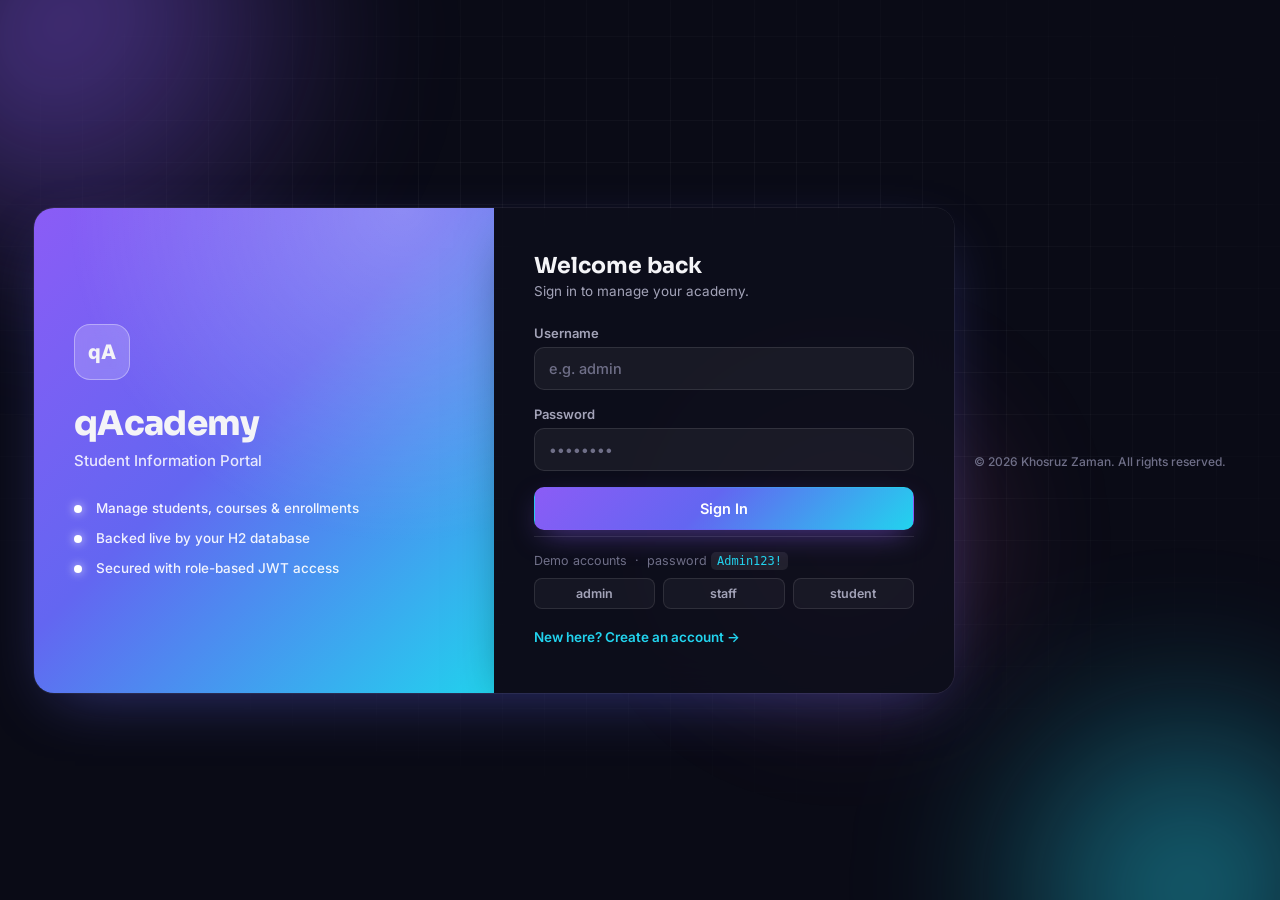
<file: src/main/resources/static/index.html>
<!DOCTYPE html>
<html lang="en">
<head>
<meta charset="UTF-8">
<meta name="viewport" content="width=device-width, initial-scale=1.0">
<title>qAcademy — Student Information Portal</title>
<link rel="preconnect" href="https://fonts.googleapis.com">
<link rel="preconnect" href="https://fonts.gstatic.com" crossorigin>
<link href="https://fonts.googleapis.com/css2?family=Sora:wght@400;600;700;800&family=Inter:wght@400;500;600;700&display=swap" rel="stylesheet">
<link rel="stylesheet" href="css/style.css">
</head>
<body>

  <div class="bg-orbs" aria-hidden="true">
    <span class="orb orb-1"></span>
    <span class="orb orb-2"></span>
    <span class="orb orb-3"></span>
    <div class="bg-grid"></div>
  </div>

  <div id="toast-container" class="toast-container"></div>

  <!-- ============ LOGIN / REGISTER ============ -->
  <section id="view-auth" class="view auth-view">
    <div class="auth-wrap">

      <div class="brand-panel">
        <div class="brand-mark-lg">qA</div>
        <h1>qAcademy</h1>
        <p class="tagline">Student Information Portal</p>
        <ul class="feature-list">
          <li><span class="dot dot-1"></span> Manage students, courses &amp; enrollments</li>
          <li><span class="dot dot-2"></span> Backed live by your H2 database</li>
          <li><span class="dot dot-3"></span> Secured with role-based JWT access</li>
        </ul>
      </div>

      <div class="card auth-card">
        <!-- LOGIN FORM -->
        <form id="login-form" class="auth-form">
          <h2>Welcome back</h2>
          <p class="muted">Sign in to manage your academy.</p>

          <label class="field">
            <span>Username</span>
            <input type="text" id="login-username" autocomplete="username" placeholder="e.g. admin" required>
          </label>
          <label class="field">
            <span>Password</span>
            <input type="password" id="login-password" autocomplete="current-password" placeholder="••••••••" required>
          </label>

          <p id="login-error" class="form-error" hidden></p>

          <button type="submit" class="btn btn-primary btn-block">
            <span class="btn-label">Sign In</span>
            <span class="btn-spinner" hidden></span>
          </button>

          <div class="demo-hint">
            <p>Demo accounts <span class="hint-sep">·</span> password <code>Admin123!</code></p>
            <div class="demo-chips">
              <button type="button" class="chip" data-demo-user="admin">admin</button>
              <button type="button" class="chip" data-demo-user="staff">staff</button>
              <button type="button" class="chip" data-demo-user="student">student</button>
            </div>
          </div>

          <button type="button" id="show-register" class="link-btn">New here? Create an account →</button>
        </form>

        <!-- REGISTER FORM -->
        <form id="register-form" class="auth-form" hidden>
          <h2>Create an account</h2>
          <p class="muted">Registers a new user against the live API.</p>

          <label class="field">
            <span>Username</span>
            <input type="text" id="register-username" autocomplete="username" placeholder="Choose a username" required>
          </label>
          <label class="field">
            <span>Password</span>
            <input type="password" id="register-password" autocomplete="new-password" placeholder="At least 8 characters" required>
          </label>
          <label class="field">
            <span>Role</span>
            <select id="register-role">
              <option value="Staff">Staff</option>
              <option value="Student" selected>Student</option>
            </select>
          </label>

          <p id="register-error" class="form-error" hidden></p>
          <p id="register-success" class="form-success" hidden></p>

          <button type="submit" class="btn btn-primary btn-block">
            <span class="btn-label">Create Account</span>
            <span class="btn-spinner" hidden></span>
          </button>

          <button type="button" id="show-login" class="link-btn">← Back to sign in</button>
        </form>
      </div>

    </div>

    <footer class="site-footer">&copy; <span class="footer-year"></span> Khosruz Zaman. All rights reserved.</footer>
  </section>

  <!-- ============ APP SHELL ============ -->
  <div id="view-app" class="app-shell" hidden>
    <header class="topbar">
      <div class="topbar-brand">
        <span class="brand-mark-sm">qA</span>
        <span class="brand-name">qAcademy</span>
      </div>

      <nav class="topnav" id="topnav">
        <a href="#/home" data-route="home"><span class="nav-ic">⌂</span>Home</a>
        <a href="#/students" data-route="students"><span class="nav-ic">🎓</span>Students</a>
        <a href="#/courses" data-route="courses"><span class="nav-ic">📚</span>Courses</a>
        <a href="#/enrollments" data-route="enrollments"><span class="nav-ic">📝</span>Enrollments</a>
      </nav>

      <div class="topbar-actions">
        <a href="/h2-console" target="_blank" rel="noopener" class="btn btn-ghost btn-sm" title="Open the raw H2 database console">H2 Console ↗</a>
        <div class="user-chip">
          <span class="role-badge" id="role-badge">—</span>
          <span id="username-display">—</span>
        </div>
        <button id="logout-btn" class="btn btn-outline btn-sm">Log out</button>
      </div>
    </header>

    <main id="main-content" class="main-content"></main>

    <footer class="site-footer app-footer">&copy; <span class="footer-year"></span> Khosruz Zaman. All rights reserved.</footer>
  </div>

  <script src="js/app.js"></script>
</body>
</html>
</file>
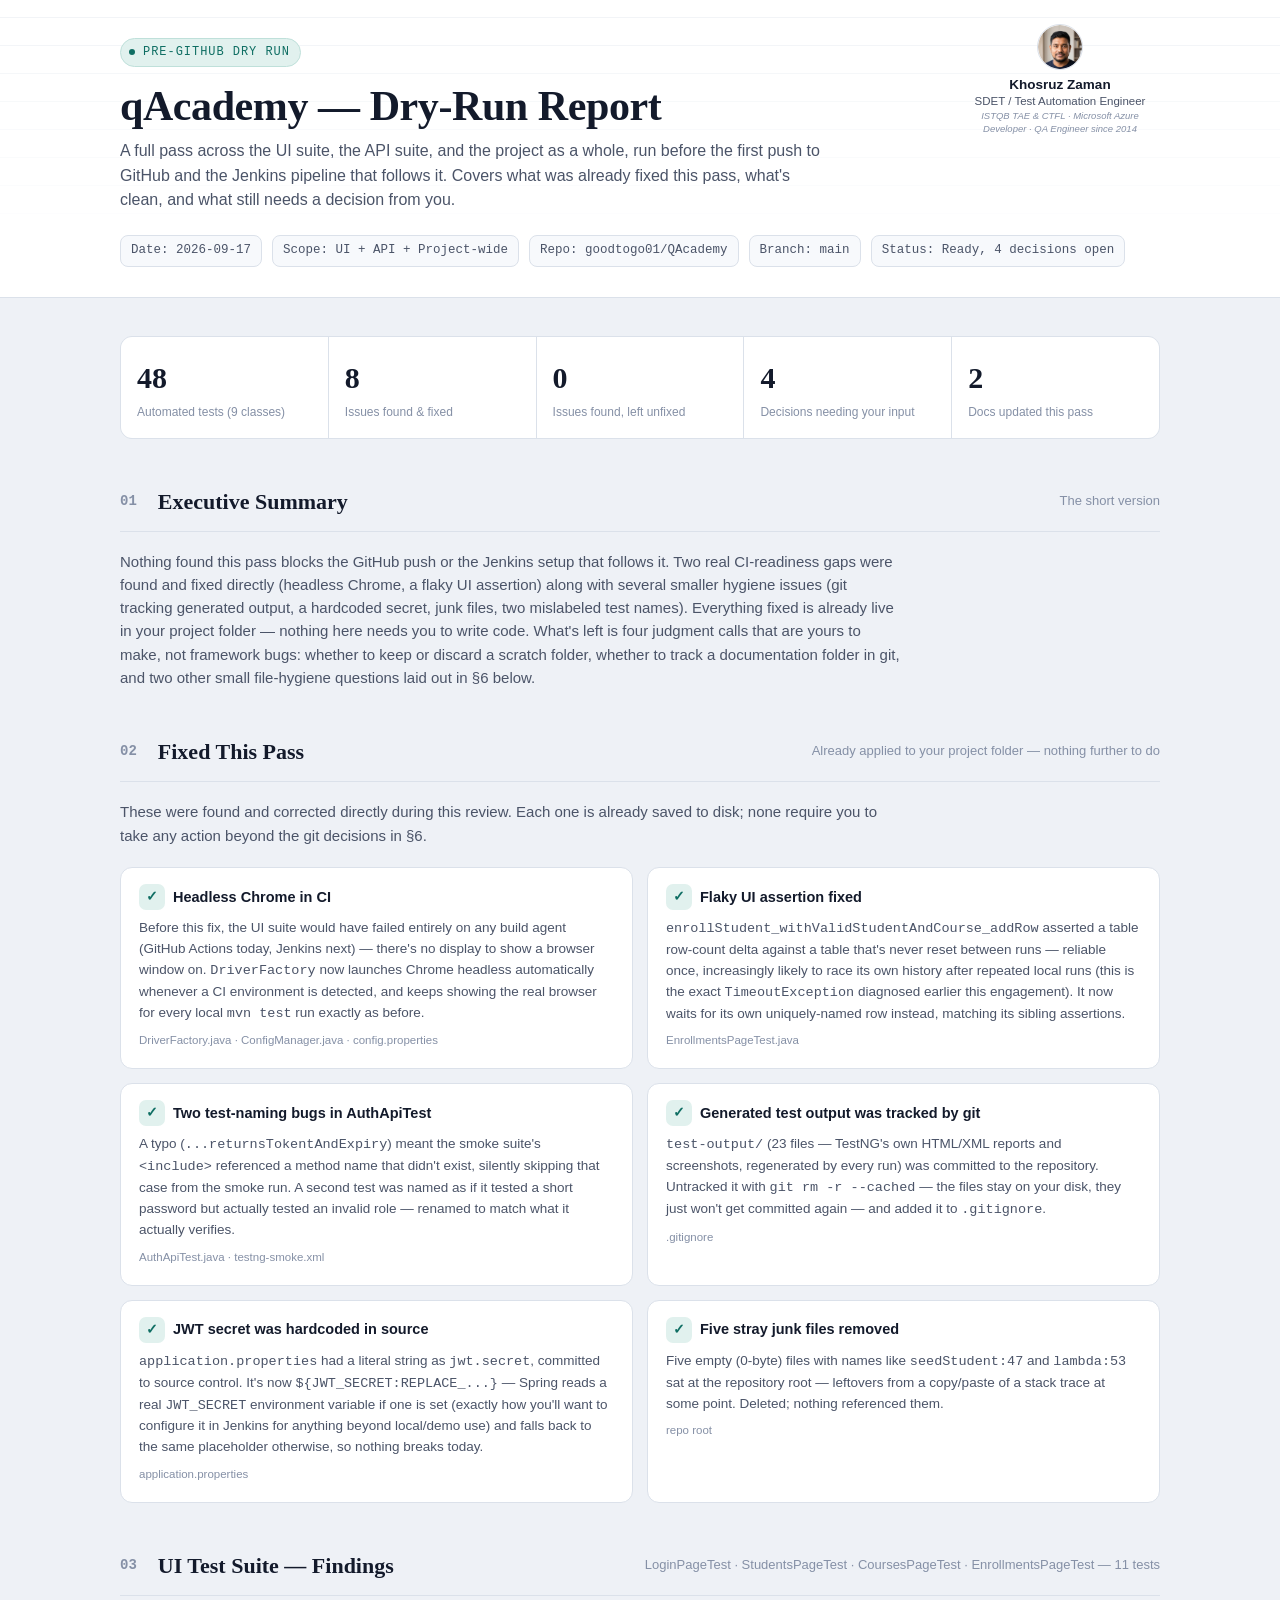
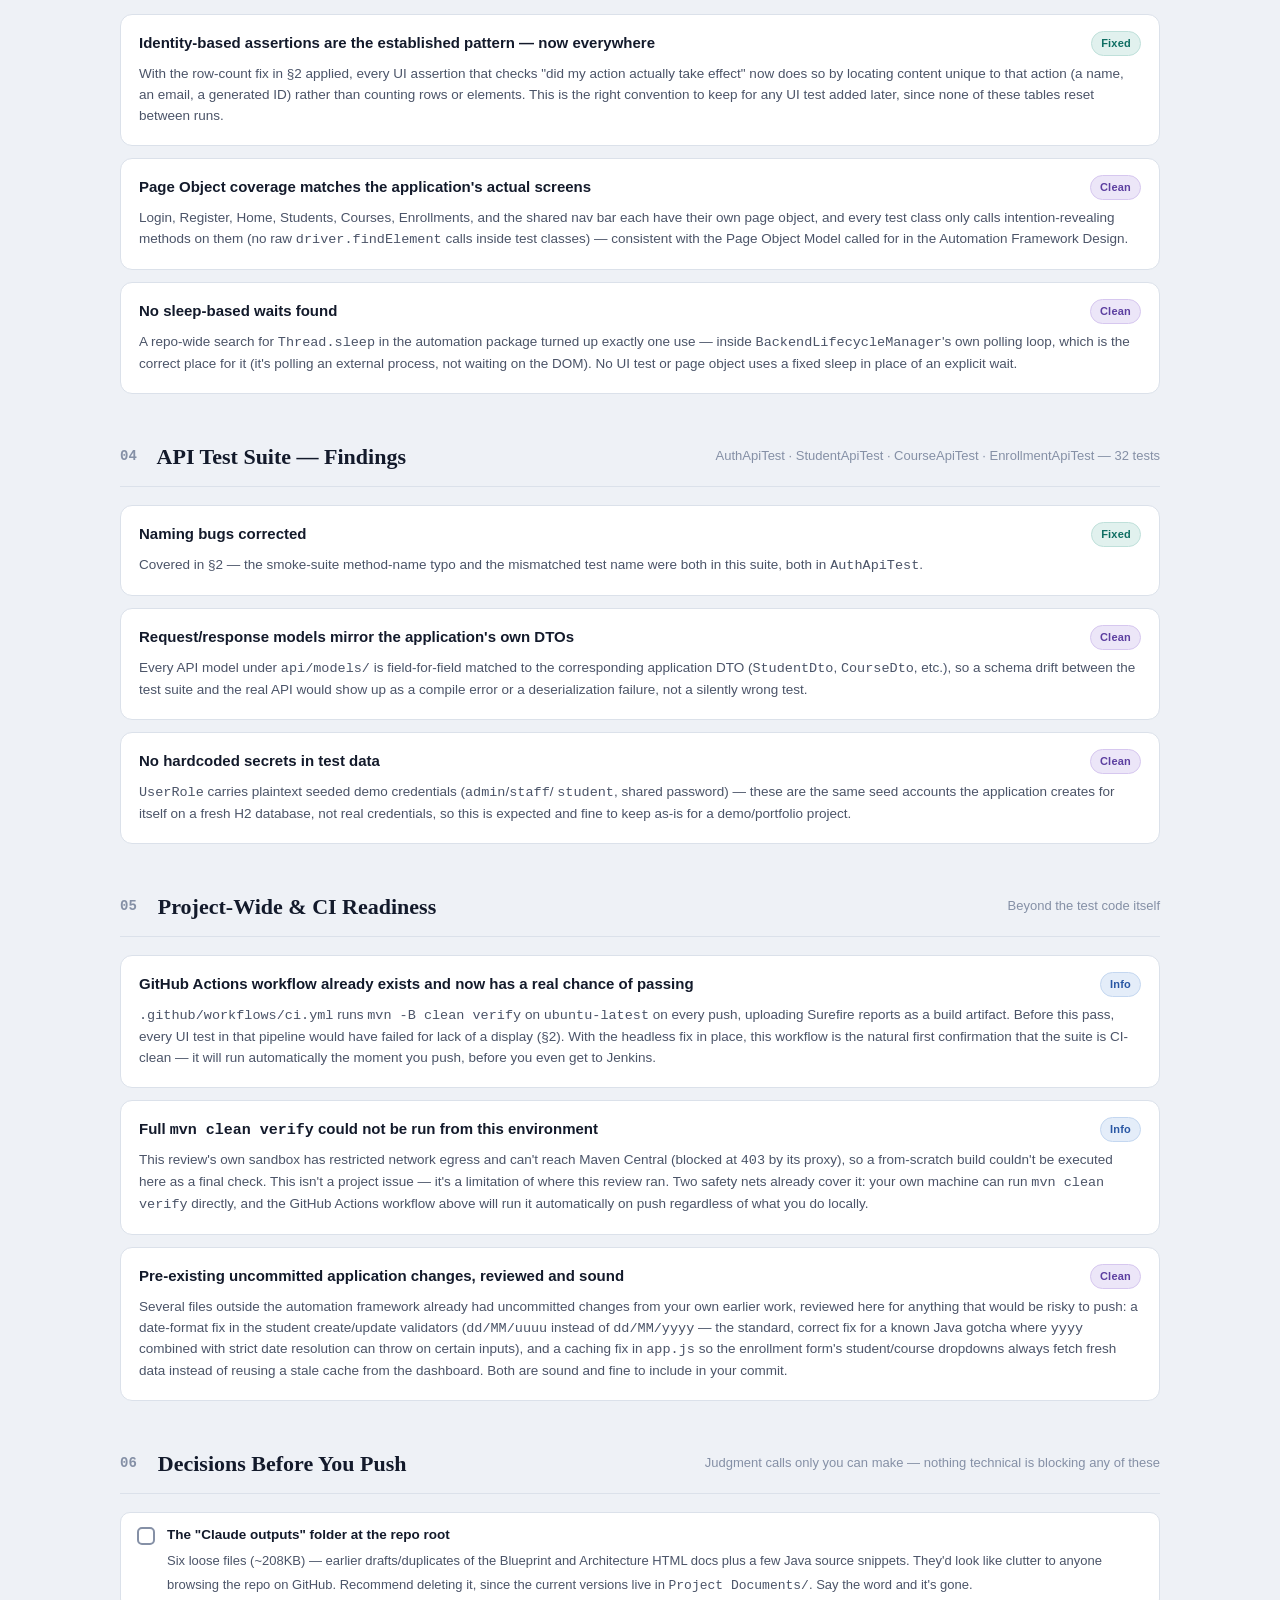
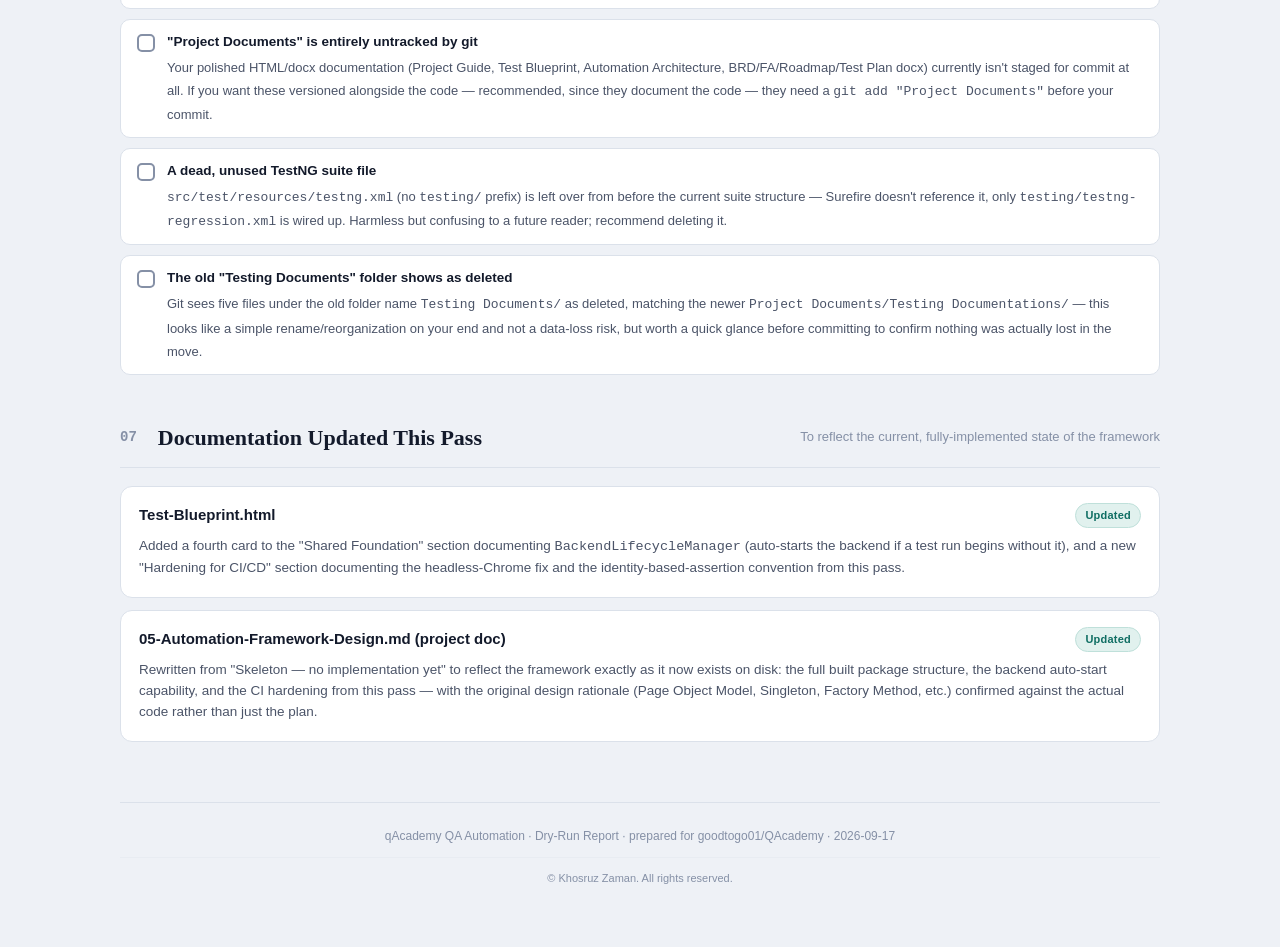
<file: Project Documents/Project Documentations/qAcademy-Dry-Run-Report.html>
<!DOCTYPE html>
<html lang="en">
<head>
<meta charset="UTF-8">
<meta name="viewport" content="width=device-width, initial-scale=1.0">
<title>qAcademy Dry-Run Report</title>
<style>
  :root{
    --bg:#eef1f6;
    --surface:#ffffff;
    --surface-2:#f7f9fc;
    --ink:#131a2b;
    --ink-soft:#4b5468;
    --ink-faint:#8590a6;
    --border:#dbe1ea;
    --border-soft:#e8ecf2;
    --accent:#0f6e63;
    --accent-ink:#ffffff;
    --accent-soft:#e1f1ee;
    --accent-line:#bfe0da;
    --amber:#a86a06;
    --amber-soft:#faedd3;
    --amber-line:#eed6a1;
    --violet:#5c3fa0;
    --violet-soft:#ece6f8;
    --violet-line:#d6c7ef;
    --blue:#2957a4;
    --blue-soft:#e4edf9;
    --blue-line:#c4d7f0;
    --danger:#a3352b;
    --danger-soft:#fbe9e7;
    --danger-line:#f0c6c0;
    --api:#a34d9c;
    --api-soft:#f7e9f5;
    --api-line:#e8c6e2;
    --mono: "IBM Plex Mono", ui-monospace, "SFMono-Regular", Menlo, monospace;
    --serif: "IBM Plex Serif", Georgia, "Times New Roman", serif;
    --sans: "IBM Plex Sans", -apple-system, "Segoe UI", sans-serif;
  }
  @media (prefers-color-scheme: dark){
    :root:not([data-theme="light"]){
      --bg:#0f141d; --surface:#161d29; --surface-2:#1b2331;
      --ink:#e9edf4; --ink-soft:#a7b0c2; --ink-faint:#6c7689;
      --border:#2b3242; --border-soft:#232a38;
      --accent:#3fbfae; --accent-ink:#06201c; --accent-soft:#173330; --accent-line:#255049;
      --amber:#e0a83f; --amber-soft:#332810; --amber-line:#5a481c;
      --violet:#b09ae6; --violet-soft:#241c38; --violet-line:#42345e;
      --blue:#8fb4ea; --blue-soft:#182742; --blue-line:#2b4468;
      --danger:#e08d84; --danger-soft:#331b18; --danger-line:#5a2e28;
      --api:#dd9bd6; --api-soft:#332030; --api-line:#5a3c56;
    }
  }
  :root[data-theme="dark"]{
    --bg:#0f141d; --surface:#161d29; --surface-2:#1b2331;
    --ink:#e9edf4; --ink-soft:#a7b0c2; --ink-faint:#6c7689;
    --border:#2b3242; --border-soft:#232a38;
    --accent:#3fbfae; --accent-ink:#06201c; --accent-soft:#173330; --accent-line:#255049;
    --amber:#e0a83f; --amber-soft:#332810; --amber-line:#5a481c;
    --violet:#b09ae6; --violet-soft:#241c38; --violet-line:#42345e;
    --blue:#8fb4ea; --blue-soft:#182742; --blue-line:#2b4468;
    --danger:#e08d84; --danger-soft:#331b18; --danger-line:#5a2e28;
    --api:#dd9bd6; --api-soft:#332030; --api-line:#5a3c56;
  }

  *{box-sizing:border-box;}
  body{margin:0; background:var(--bg); color:var(--ink); font-family:var(--sans); font-size:15px; line-height:1.55; -webkit-font-smoothing:antialiased;}
  .wrap{max-width:1080px; margin:0 auto; padding-inline:20px; padding-block:0 64px;}
  a{color:var(--accent);}
  code, .mono{font-family:var(--mono);}

  .masthead{border-bottom:1px solid var(--border); background:linear-gradient(var(--surface), var(--surface)) padding-box; position:relative; overflow:hidden;}
  .masthead::before{content:""; position:absolute; inset:0; background-image:repeating-linear-gradient(0deg, transparent, transparent 27px, var(--border-soft) 27px, var(--border-soft) 28px); mask-image:linear-gradient(to bottom, black, transparent 85%); opacity:.6; pointer-events:none;}
  .masthead-inner{position:relative; max-width:1080px; margin:0 auto; padding:38px 20px 30px; position:relative;}
  .eyebrow{display:inline-flex; align-items:center; gap:8px; font-family:var(--mono); font-size:12px; letter-spacing:.08em; text-transform:uppercase; color:var(--accent); background:var(--accent-soft); border:1px solid var(--accent-line); padding:4px 10px 4px 8px; border-radius:100px;}
  .eyebrow .dot{width:6px;height:6px;border-radius:50%;background:var(--accent);}
  h1.title{font-family:var(--serif); font-weight:600; font-size:clamp(28px, 4.4vw, 42px); line-height:1.1; margin:16px 0 10px; text-wrap:balance; letter-spacing:-.01em;}
  .subtitle{color:var(--ink-soft); font-size:16px; max-width:700px; margin:0 0 22px;}
  .meta-row{display:flex; flex-wrap:wrap; gap:8px 10px;}
  .chip{display:inline-flex; align-items:center; gap:6px; font-size:12.5px; color:var(--ink-soft); background:var(--surface-2); border:1px solid var(--border); padding:5px 10px; border-radius:8px; font-family:var(--mono);}

  section{margin-top:46px;}
  .section-head{display:flex; align-items:baseline; justify-content:space-between; gap:16px; flex-wrap:wrap; margin-bottom:18px; border-bottom:1px solid var(--border); padding-bottom:12px;}
  .section-head h2{font-family:var(--serif); font-size:22px; font-weight:600; margin:0; display:flex; align-items:center; gap:10px;}
  .section-index{font-family:var(--mono); font-size:14px; color:var(--ink-faint);}
  .section-sub{color:var(--ink-faint); font-size:13px;}
  .lede{color:var(--ink-soft); max-width:780px; margin:0 0 20px;}

  .stats{display:grid; grid-template-columns:repeat(5, 1fr); gap:1px; background:var(--border); border:1px solid var(--border); border-radius:12px; overflow:hidden;}
  .stat{background:var(--surface); padding:18px 16px 16px;}
  .stat .num{font-family:var(--serif); font-size:30px; font-weight:600; font-variant-numeric:tabular-nums; color:var(--ink);}
  .stat .lbl{font-size:12px; color:var(--ink-faint); margin-top:2px;}
  @media (max-width:820px){ .stats{grid-template-columns:repeat(3,1fr);} }
  @media (max-width:560px){ .stats{grid-template-columns:repeat(2,1fr);} }

  .strategy-grid{display:grid; grid-template-columns:repeat(2, 1fr); gap:14px;}
  @media (max-width:700px){ .strategy-grid{grid-template-columns:1fr;} }
  .strategy-card{background:var(--surface); border:1px solid var(--border); border-radius:12px; padding:16px 18px 18px;}
  .strategy-card h3{font-size:14.5px; margin:0 0 8px; display:flex; align-items:center; gap:8px;}
  .strategy-card h3 .ic{width:26px;height:26px; border-radius:7px; display:inline-flex;align-items:center;justify-content:center; font-size:14px; flex:none;}
  .ic-fix{background:var(--accent-soft); color:var(--accent);}
  .strategy-card p{margin:0; color:var(--ink-soft); font-size:13.5px;}
  .strategy-card p + p{margin-top:8px;}
  .strategy-card .fileref{display:block; margin-top:8px; font-size:11.5px; color:var(--ink-faint);}

  .finding{background:var(--surface); border:1px solid var(--border); border-radius:12px; padding:16px 18px 18px; margin-bottom:12px;}
  .finding-top{display:flex; align-items:flex-start; justify-content:space-between; gap:14px; flex-wrap:wrap; margin-bottom:8px;}
  .finding h4{font-size:15px; margin:0; font-weight:600;}
  .finding p{margin:0 0 8px; color:var(--ink-soft); font-size:13.5px;}
  .finding p:last-child{margin-bottom:0;}
  .tag{font-size:11px; font-weight:600; letter-spacing:.02em; padding:3px 9px; border-radius:100px; white-space:nowrap; border:1px solid transparent;}
  .tag-fixed{background:var(--accent-soft); color:var(--accent); border-color:var(--accent-line);}
  .tag-decision{background:var(--amber-soft); color:var(--amber); border-color:var(--amber-line);}
  .tag-info{background:var(--blue-soft); color:var(--blue); border-color:var(--blue-line);}
  .tag-clean{background:var(--violet-soft); color:var(--violet); border-color:var(--violet-line);}

  .checklist{list-style:none; margin:0; padding:0; display:flex; flex-direction:column; gap:10px;}
  .checklist li{display:flex; gap:12px; align-items:flex-start; background:var(--surface); border:1px solid var(--border); border-radius:10px; padding:12px 16px;}
  .checklist .box{width:18px; height:18px; border-radius:5px; border:2px solid var(--ink-faint); flex:none; margin-top:2px;}
  .checklist b{display:block; font-size:13.5px; margin-bottom:2px;}
  .checklist span{font-size:13px; color:var(--ink-soft);}

  .filelist{background:var(--surface-2); border:1px solid var(--border); border-radius:10px; padding:12px 16px; font-family:var(--mono); font-size:12.5px; color:var(--ink-soft); line-height:1.9;}

  table.diffs{width:100%; border-collapse:collapse; font-size:13px;}
  table.diffs th{text-align:left; font-size:11px; text-transform:uppercase; letter-spacing:.05em; color:var(--ink-faint); padding:8px 10px; border-bottom:1px solid var(--border);}
  table.diffs td{padding:9px 10px; border-bottom:1px solid var(--border-soft); color:var(--ink-soft); vertical-align:top;}
  table.diffs td.f{font-family:var(--mono); font-size:12px; color:var(--ink);}

  footer{margin-top:60px; padding-top:24px; border-top:1px solid var(--border); text-align:center; color:var(--ink-faint); font-size:12px;}

  .doc-byline{position:absolute; top:24px; right:20px; display:flex; flex-direction:column; align-items:center; gap:6px; max-width:200px;}
  .doc-byline img{width:46px; height:46px; border-radius:50%; object-fit:cover; border:1px solid var(--border); flex-shrink:0;}
  .doc-byline .who{text-align:center; line-height:1.35;}
  .doc-byline .b-name{font-weight:600; font-size:13.5px; color:var(--ink);}
  .doc-byline .b-role{font-size:11.5px; color:var(--ink-soft);}
  .doc-byline .b-creds{font-size:9.5px; color:var(--ink-faint); font-style:italic;}
  @media (max-width:720px){
    .doc-byline{position:static; max-width:none; margin:0 auto 18px;}
  }
  .doc-copyright{width:100%; text-align:center; font-size:11px; color:var(--ink-faint); margin-top:12px; padding-top:12px; border-top:1px solid var(--border-soft);}
</style>
</head>
<body>

<div class="masthead">
  <div class="masthead-inner">
    <div class="doc-byline">
      <img src="[data-uri]" alt="Khosruz Zaman">
      <div class="who">
        <div class="b-name">Khosruz Zaman</div>
        <div class="b-role">SDET / Test Automation Engineer</div>
        <div class="b-creds">ISTQB TAE &amp; CTFL &middot; Microsoft Azure Developer &middot; QA Engineer since 2014</div>
      </div>
    </div>

    <span class="eyebrow"><span class="dot"></span>Pre-GitHub Dry Run</span>
    <h1 class="title">qAcademy — Dry-Run Report</h1>
    <p class="subtitle">A full pass across the UI suite, the API suite, and the project as a whole, run before the first push to GitHub and the Jenkins pipeline that follows it. Covers what was already fixed this pass, what's clean, and what still needs a decision from you.</p>
    <div class="meta-row">
      <span class="chip">Date: 2026-09-17</span>
      <span class="chip">Scope: UI + API + Project-wide</span>
      <span class="chip">Repo: goodtogo01/QAcademy</span>
      <span class="chip">Branch: main</span>
      <span class="chip">Status: Ready, 4 decisions open</span>
    </div>
  </div>
</div>

<div class="wrap">

<section style="margin-top:38px;">
  <div class="stats">
    <div class="stat"><div class="num">48</div><div class="lbl">Automated tests (9 classes)</div></div>
    <div class="stat"><div class="num">8</div><div class="lbl">Issues found &amp; fixed</div></div>
    <div class="stat"><div class="num">0</div><div class="lbl">Issues found, left unfixed</div></div>
    <div class="stat"><div class="num">4</div><div class="lbl">Decisions needing your input</div></div>
    <div class="stat"><div class="num">2</div><div class="lbl">Docs updated this pass</div></div>
  </div>
</section>

<section>
  <div class="section-head">
    <h2><span class="section-index">01</span>&nbsp; Executive Summary</h2>
    <span class="section-sub">The short version</span>
  </div>
  <p class="lede">Nothing found this pass blocks the GitHub push or the Jenkins setup that follows it. Two real
  CI-readiness gaps were found and fixed directly (headless Chrome, a flaky UI assertion) along with several
  smaller hygiene issues (git tracking generated output, a hardcoded secret, junk files, two mislabeled test
  names). Everything fixed is already live in your project folder — nothing here needs you to write code.
  What's left is four judgment calls that are yours to make, not framework bugs: whether to keep or discard
  a scratch folder, whether to track a documentation folder in git, and two other small file-hygiene questions
  laid out in §6 below.</p>
</section>

<section>
  <div class="section-head">
    <h2><span class="section-index">02</span>&nbsp; Fixed This Pass</h2>
    <span class="section-sub">Already applied to your project folder — nothing further to do</span>
  </div>
  <p class="lede">These were found and corrected directly during this review. Each one is already saved to disk;
  none require you to take any action beyond the git decisions in §6.</p>
  <div class="strategy-grid">
    <div class="strategy-card">
      <h3><span class="ic ic-fix">&#10003;</span>Headless Chrome in CI</h3>
      <p>Before this fix, the UI suite would have failed entirely on any build agent (GitHub Actions today,
      Jenkins next) — there's no display to show a browser window on. <code>DriverFactory</code> now launches
      Chrome headless automatically whenever a CI environment is detected, and keeps showing the real browser
      for every local <code>mvn test</code> run exactly as before.</p>
      <span class="fileref">DriverFactory.java · ConfigManager.java · config.properties</span>
    </div>
    <div class="strategy-card">
      <h3><span class="ic ic-fix">&#10003;</span>Flaky UI assertion fixed</h3>
      <p><code>enrollStudent_withValidStudentAndCourse_addRow</code> asserted a table row-count delta against
      a table that's never reset between runs — reliable once, increasingly likely to race its own history
      after repeated local runs (this is the exact <code>TimeoutException</code> diagnosed earlier this
      engagement). It now waits for its own uniquely-named row instead, matching its sibling assertions.</p>
      <span class="fileref">EnrollmentsPageTest.java</span>
    </div>
    <div class="strategy-card">
      <h3><span class="ic ic-fix">&#10003;</span>Two test-naming bugs in AuthApiTest</h3>
      <p>A typo (<code>...returnsTokentAndExpiry</code>) meant the smoke suite's <code>&lt;include&gt;</code>
      referenced a method name that didn't exist, silently skipping that case from the smoke run. A second
      test was named as if it tested a short password but actually tested an invalid role — renamed to match
      what it actually verifies.</p>
      <span class="fileref">AuthApiTest.java · testng-smoke.xml</span>
    </div>
    <div class="strategy-card">
      <h3><span class="ic ic-fix">&#10003;</span>Generated test output was tracked by git</h3>
      <p><code>test-output/</code> (23 files — TestNG's own HTML/XML reports and screenshots, regenerated by
      every run) was committed to the repository. Untracked it with <code>git rm -r --cached</code> — the
      files stay on your disk, they just won't get committed again — and added it to <code>.gitignore</code>.</p>
      <span class="fileref">.gitignore</span>
    </div>
    <div class="strategy-card">
      <h3><span class="ic ic-fix">&#10003;</span>JWT secret was hardcoded in source</h3>
      <p><code>application.properties</code> had a literal string as <code>jwt.secret</code>, committed to
      source control. It's now <code>${JWT_SECRET:REPLACE_...}</code> — Spring reads a real
      <code>JWT_SECRET</code> environment variable if one is set (exactly how you'll want to configure it in
      Jenkins for anything beyond local/demo use) and falls back to the same placeholder otherwise, so nothing
      breaks today.</p>
      <span class="fileref">application.properties</span>
    </div>
    <div class="strategy-card">
      <h3><span class="ic ic-fix">&#10003;</span>Five stray junk files removed</h3>
      <p>Five empty (0-byte) files with names like <code>seedStudent:47</code> and
      <code>lambda:53</code> sat at the repository root — leftovers from a copy/paste of a stack trace at
      some point. Deleted; nothing referenced them.</p>
      <span class="fileref">repo root</span>
    </div>
  </div>
</section>

<section>
  <div class="section-head">
    <h2><span class="section-index">03</span>&nbsp; UI Test Suite — Findings</h2>
    <span class="section-sub">LoginPageTest · StudentsPageTest · CoursesPageTest · EnrollmentsPageTest — 11 tests</span>
  </div>
  <div class="finding">
    <div class="finding-top"><h4>Identity-based assertions are the established pattern — now everywhere</h4><span class="tag tag-fixed">Fixed</span></div>
    <p>With the row-count fix in §2 applied, every UI assertion that checks "did my action actually take
    effect" now does so by locating content unique to that action (a name, an email, a generated ID) rather
    than counting rows or elements. This is the right convention to keep for any UI test added later, since
    none of these tables reset between runs.</p>
  </div>
  <div class="finding">
    <div class="finding-top"><h4>Page Object coverage matches the application's actual screens</h4><span class="tag tag-clean">Clean</span></div>
    <p>Login, Register, Home, Students, Courses, Enrollments, and the shared nav bar each have their own
    page object, and every test class only calls intention-revealing methods on them (no raw
    <code>driver.findElement</code> calls inside test classes) — consistent with the Page Object Model
    called for in the Automation Framework Design.</p>
  </div>
  <div class="finding">
    <div class="finding-top"><h4>No sleep-based waits found</h4><span class="tag tag-clean">Clean</span></div>
    <p>A repo-wide search for <code>Thread.sleep</code> in the automation package turned up exactly one use —
    inside <code>BackendLifecycleManager</code>'s own polling loop, which is the correct place for it (it's
    polling an external process, not waiting on the DOM). No UI test or page object uses a fixed sleep in
    place of an explicit wait.</p>
  </div>
</section>

<section>
  <div class="section-head">
    <h2><span class="section-index">04</span>&nbsp; API Test Suite — Findings</h2>
    <span class="section-sub">AuthApiTest · StudentApiTest · CourseApiTest · EnrollmentApiTest — 32 tests</span>
  </div>
  <div class="finding">
    <div class="finding-top"><h4>Naming bugs corrected</h4><span class="tag tag-fixed">Fixed</span></div>
    <p>Covered in §2 — the smoke-suite method-name typo and the mismatched test name were both in this suite,
    both in <code>AuthApiTest</code>.</p>
  </div>
  <div class="finding">
    <div class="finding-top"><h4>Request/response models mirror the application's own DTOs</h4><span class="tag tag-clean">Clean</span></div>
    <p>Every API model under <code>api/models/</code> is field-for-field matched to the corresponding
    application DTO (<code>StudentDto</code>, <code>CourseDto</code>, etc.), so a schema drift between the
    test suite and the real API would show up as a compile error or a deserialization failure, not a silently
    wrong test.</p>
  </div>
  <div class="finding">
    <div class="finding-top"><h4>No hardcoded secrets in test data</h4><span class="tag tag-clean">Clean</span></div>
    <p><code>UserRole</code> carries plaintext seeded demo credentials (<code>admin</code>/<code>staff</code>/
    <code>student</code>, shared password) — these are the same seed accounts the application creates for
    itself on a fresh H2 database, not real credentials, so this is expected and fine to keep as-is for a
    demo/portfolio project.</p>
  </div>
</section>

<section>
  <div class="section-head">
    <h2><span class="section-index">05</span>&nbsp; Project-Wide &amp; CI Readiness</h2>
    <span class="section-sub">Beyond the test code itself</span>
  </div>
  <div class="finding">
    <div class="finding-top"><h4>GitHub Actions workflow already exists and now has a real chance of passing</h4><span class="tag tag-info">Info</span></div>
    <p><code>.github/workflows/ci.yml</code> runs <code>mvn -B clean verify</code> on <code>ubuntu-latest</code>
    on every push, uploading Surefire reports as a build artifact. Before this pass, every UI test in that
    pipeline would have failed for lack of a display (§2). With the headless fix in place, this workflow is
    the natural first confirmation that the suite is CI-clean — it will run automatically the moment you
    push, before you even get to Jenkins.</p>
  </div>
  <div class="finding">
    <div class="finding-top"><h4>Full <code>mvn clean verify</code> could not be run from this environment</h4><span class="tag tag-info">Info</span></div>
    <p>This review's own sandbox has restricted network egress and can't reach Maven Central (blocked at
    <code>403</code> by its proxy), so a from-scratch build couldn't be executed here as a final check. This
    isn't a project issue — it's a limitation of where this review ran. Two safety nets already cover it:
    your own machine can run <code>mvn clean verify</code> directly, and the GitHub Actions workflow above
    will run it automatically on push regardless of what you do locally.</p>
  </div>
  <div class="finding">
    <div class="finding-top"><h4>Pre-existing uncommitted application changes, reviewed and sound</h4><span class="tag tag-clean">Clean</span></div>
    <p>Several files outside the automation framework already had uncommitted changes from your own earlier
    work, reviewed here for anything that would be risky to push: a date-format fix in the student
    create/update validators (<code>dd/MM/uuuu</code> instead of <code>dd/MM/yyyy</code> — the standard,
    correct fix for a known Java gotcha where <code>yyyy</code> combined with strict date resolution can
    throw on certain inputs), and a caching fix in <code>app.js</code> so the enrollment form's student/course
    dropdowns always fetch fresh data instead of reusing a stale cache from the dashboard. Both are sound and
    fine to include in your commit.</p>
  </div>
</section>

<section>
  <div class="section-head">
    <h2><span class="section-index">06</span>&nbsp; Decisions Before You Push</h2>
    <span class="section-sub">Judgment calls only you can make — nothing technical is blocking any of these</span>
  </div>
  <ul class="checklist">
    <li><div class="box"></div><div><b>The "Claude outputs" folder at the repo root</b><span>Six loose files (~208KB) — earlier drafts/duplicates of the Blueprint and Architecture HTML docs plus a few Java source snippets. They'd look like clutter to anyone browsing the repo on GitHub. Recommend deleting it, since the current versions live in <code>Project Documents/</code>. Say the word and it's gone.</span></div></li>
    <li><div class="box"></div><div><b>"Project Documents" is entirely untracked by git</b><span>Your polished HTML/docx documentation (Project Guide, Test Blueprint, Automation Architecture, BRD/FA/Roadmap/Test Plan docx) currently isn't staged for commit at all. If you want these versioned alongside the code — recommended, since they document the code — they need a <code>git add "Project Documents"</code> before your commit.</span></div></li>
    <li><div class="box"></div><div><b>A dead, unused TestNG suite file</b><span><code>src/test/resources/testng.xml</code> (no <code>testing/</code> prefix) is left over from before the current suite structure — Surefire doesn't reference it, only <code>testing/testng-regression.xml</code> is wired up. Harmless but confusing to a future reader; recommend deleting it.</span></div></li>
    <li><div class="box"></div><div><b>The old "Testing Documents" folder shows as deleted</b><span>Git sees five files under the old folder name <code>Testing Documents/</code> as deleted, matching the newer <code>Project Documents/Testing Documentations/</code> — this looks like a simple rename/reorganization on your end and not a data-loss risk, but worth a quick glance before committing to confirm nothing was actually lost in the move.</span></div></li>
  </ul>
</section>

<section>
  <div class="section-head">
    <h2><span class="section-index">07</span>&nbsp; Documentation Updated This Pass</h2>
    <span class="section-sub">To reflect the current, fully-implemented state of the framework</span>
  </div>
  <div class="finding">
    <div class="finding-top"><h4>Test-Blueprint.html</h4><span class="tag tag-fixed">Updated</span></div>
    <p>Added a fourth card to the "Shared Foundation" section documenting <code>BackendLifecycleManager</code>
    (auto-starts the backend if a test run begins without it), and a new "Hardening for CI/CD" section
    documenting the headless-Chrome fix and the identity-based-assertion convention from this pass.</p>
  </div>
  <div class="finding">
    <div class="finding-top"><h4>05-Automation-Framework-Design.md (project doc)</h4><span class="tag tag-fixed">Updated</span></div>
    <p>Rewritten from "Skeleton — no implementation yet" to reflect the framework exactly as it now exists on
    disk: the full built package structure, the backend auto-start capability, and the CI hardening from this
    pass — with the original design rationale (Page Object Model, Singleton, Factory Method, etc.) confirmed
    against the actual code rather than just the plan.</p>
  </div>
</section>

<footer>
  qAcademy QA Automation &middot; Dry-Run Report &middot; prepared for goodtogo01/QAcademy &middot; 2026-09-17
  <div class="doc-copyright">&copy; Khosruz Zaman. All rights reserved.</div>
</footer>

</div>
</body>
</html>
</file>
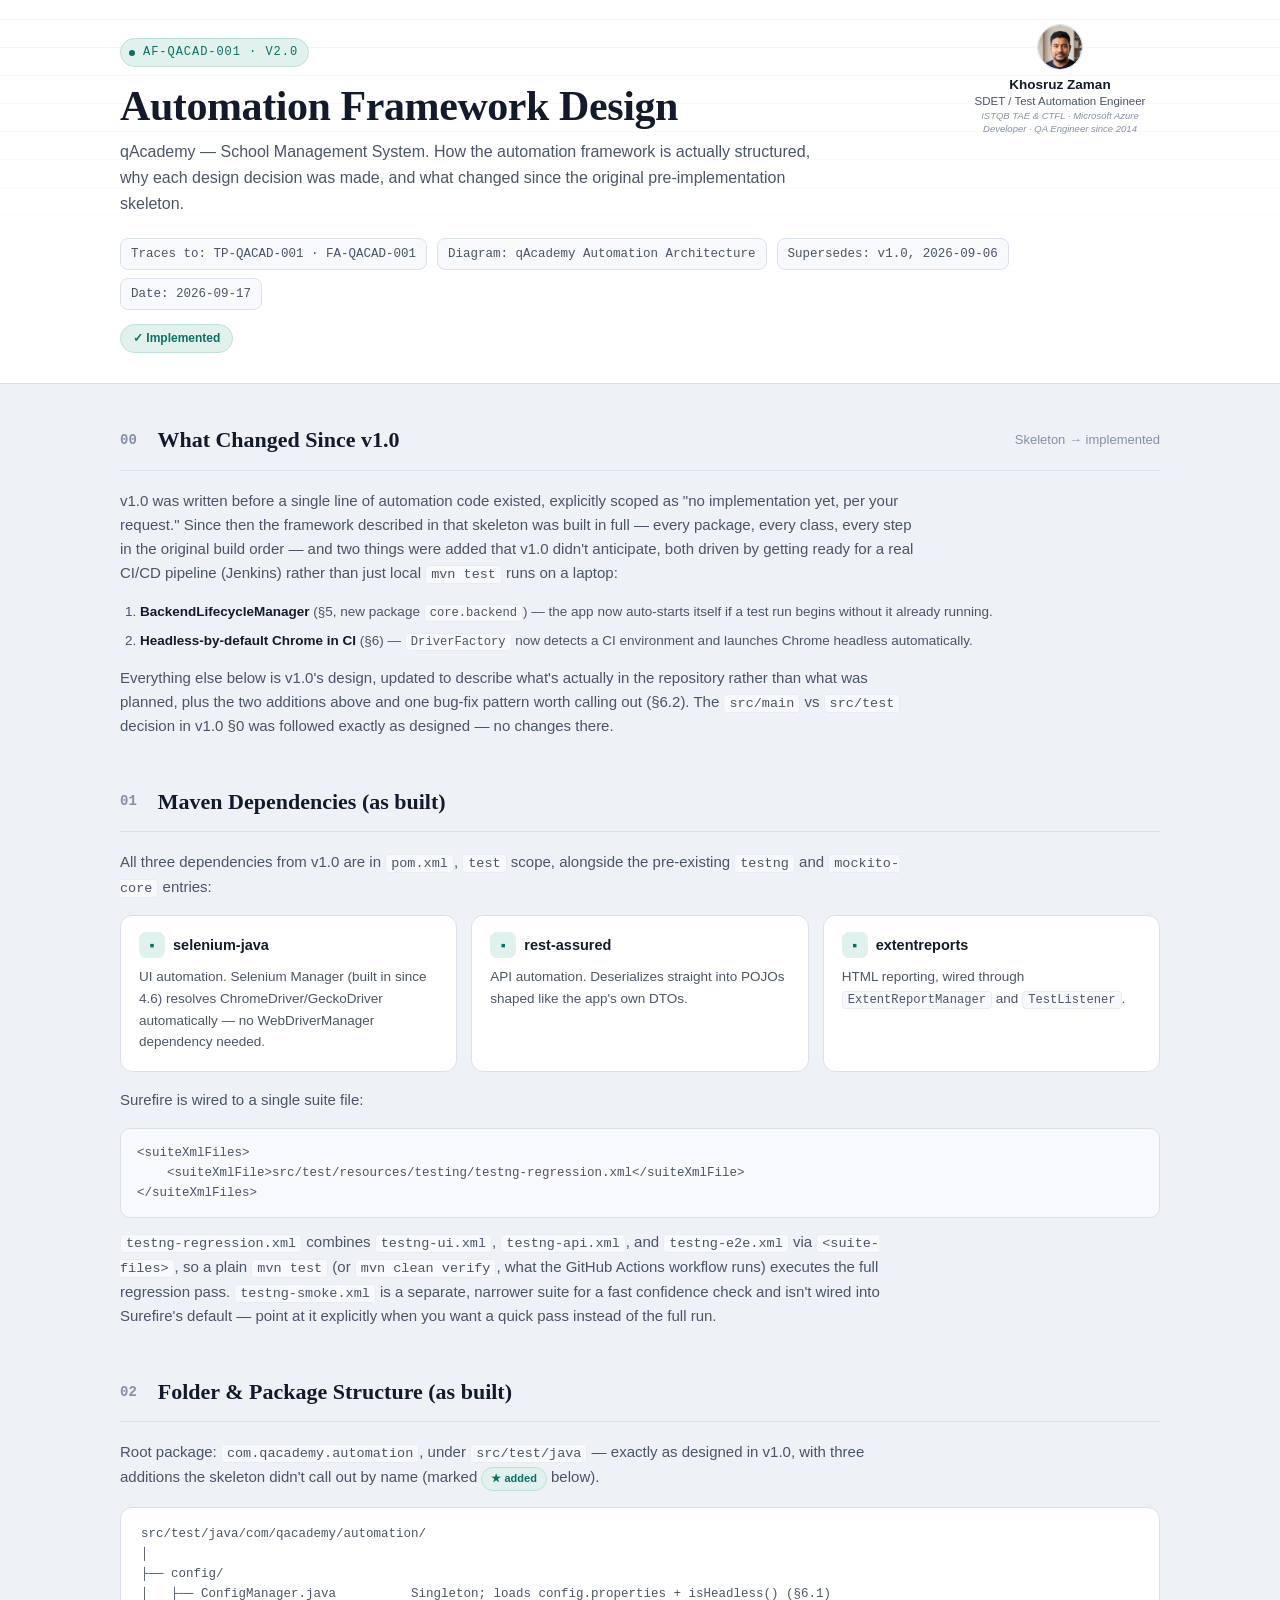
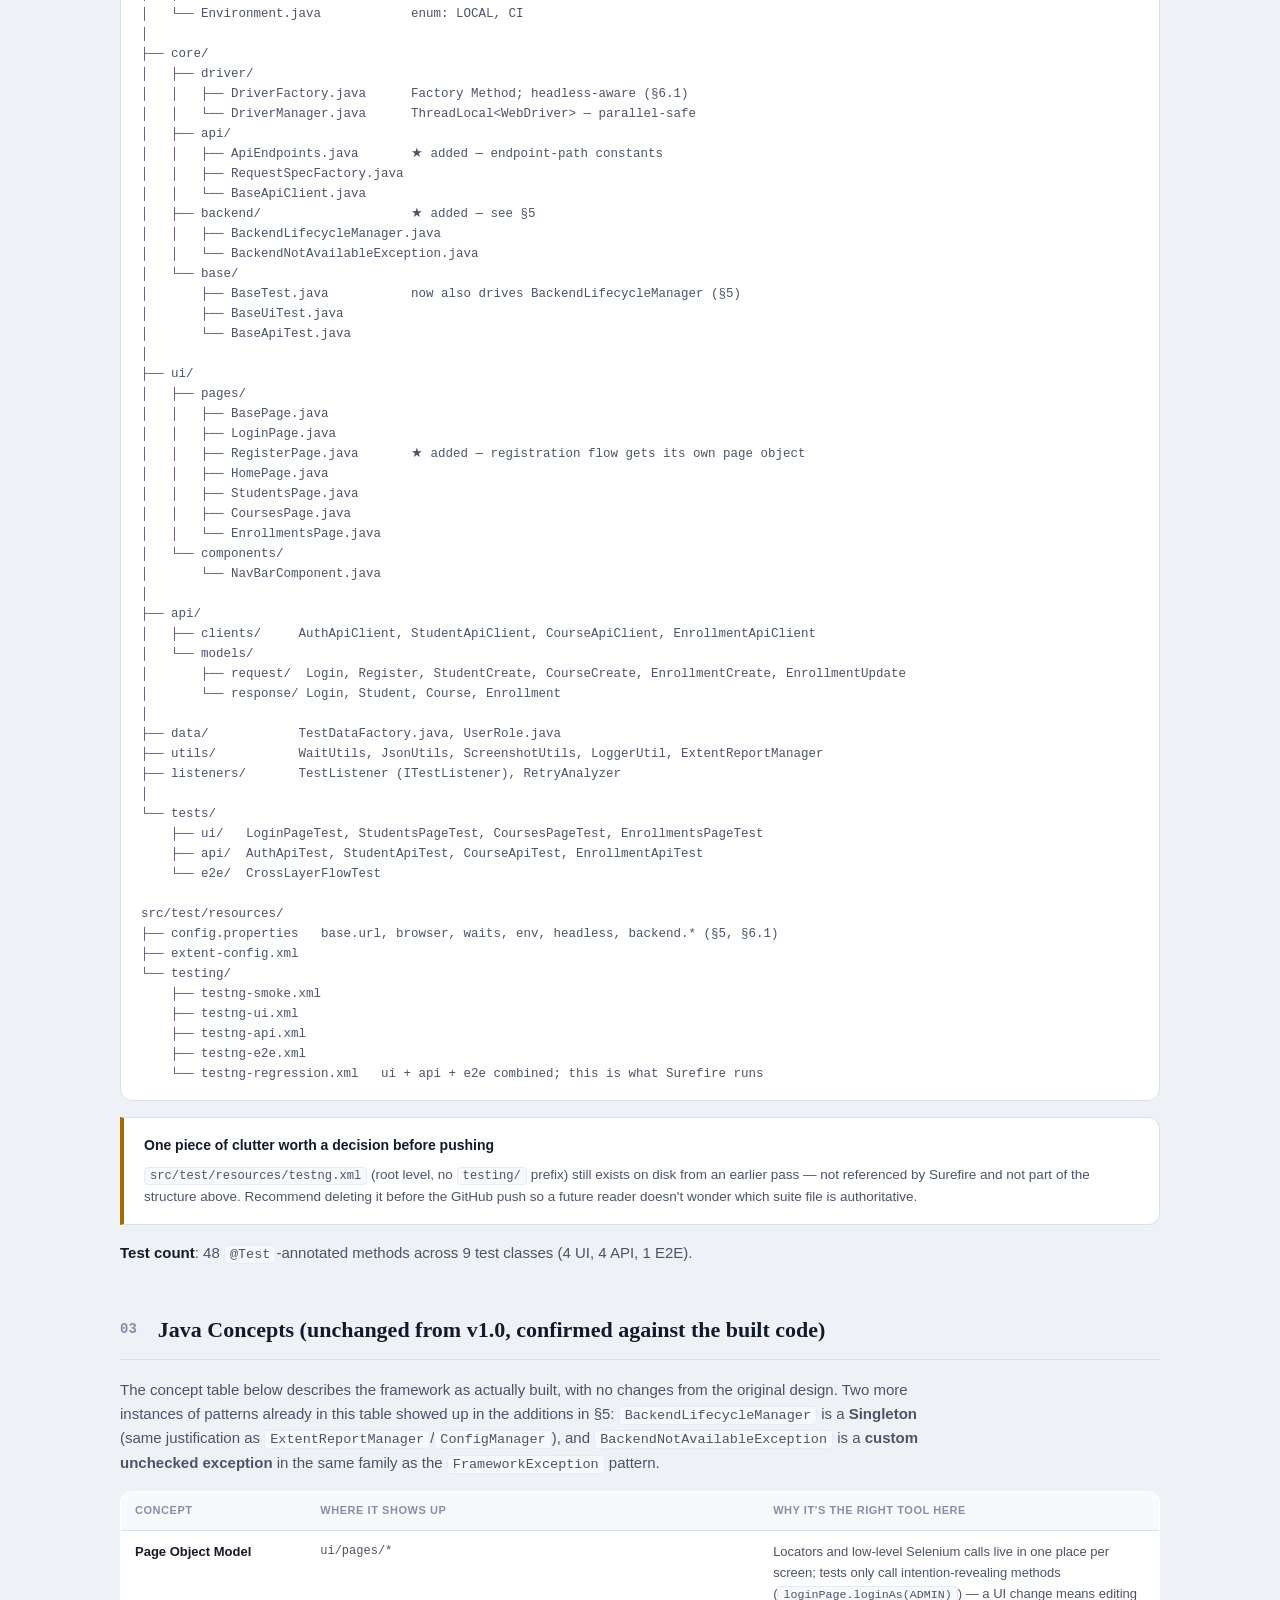
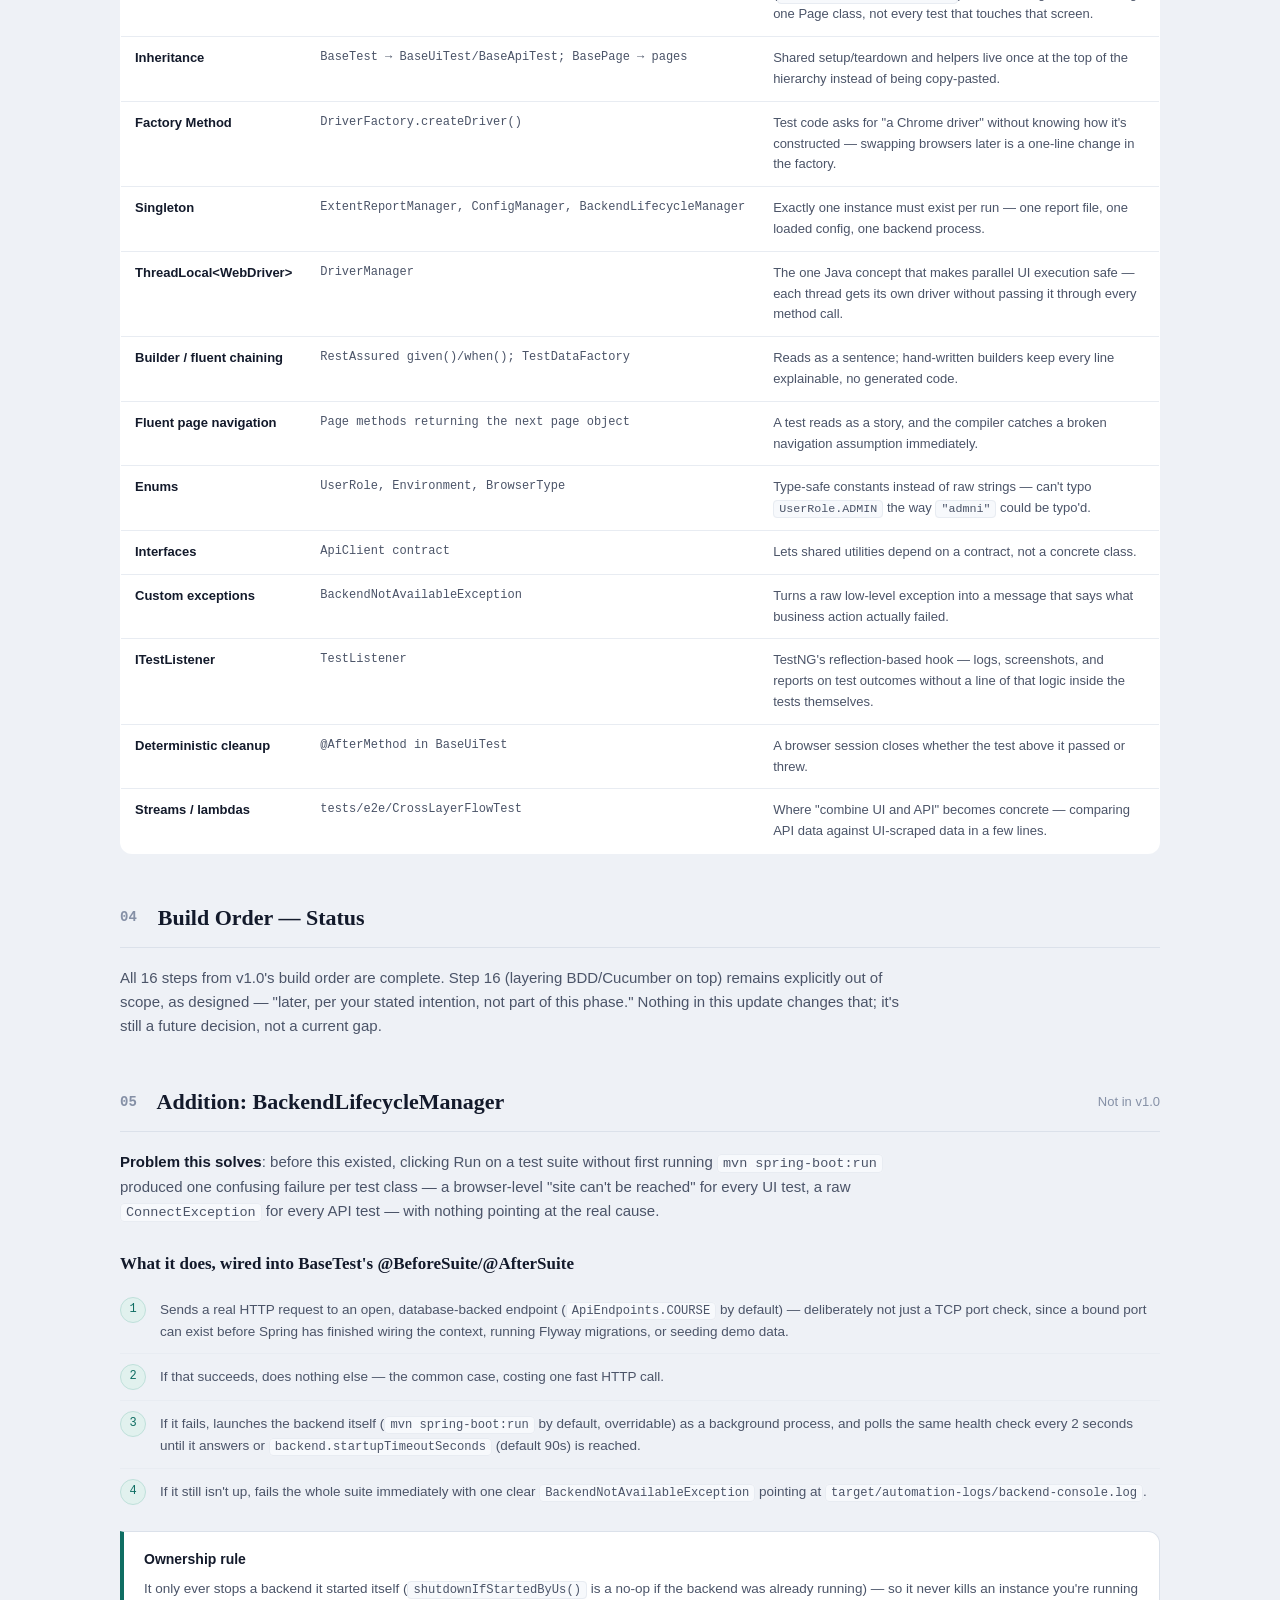
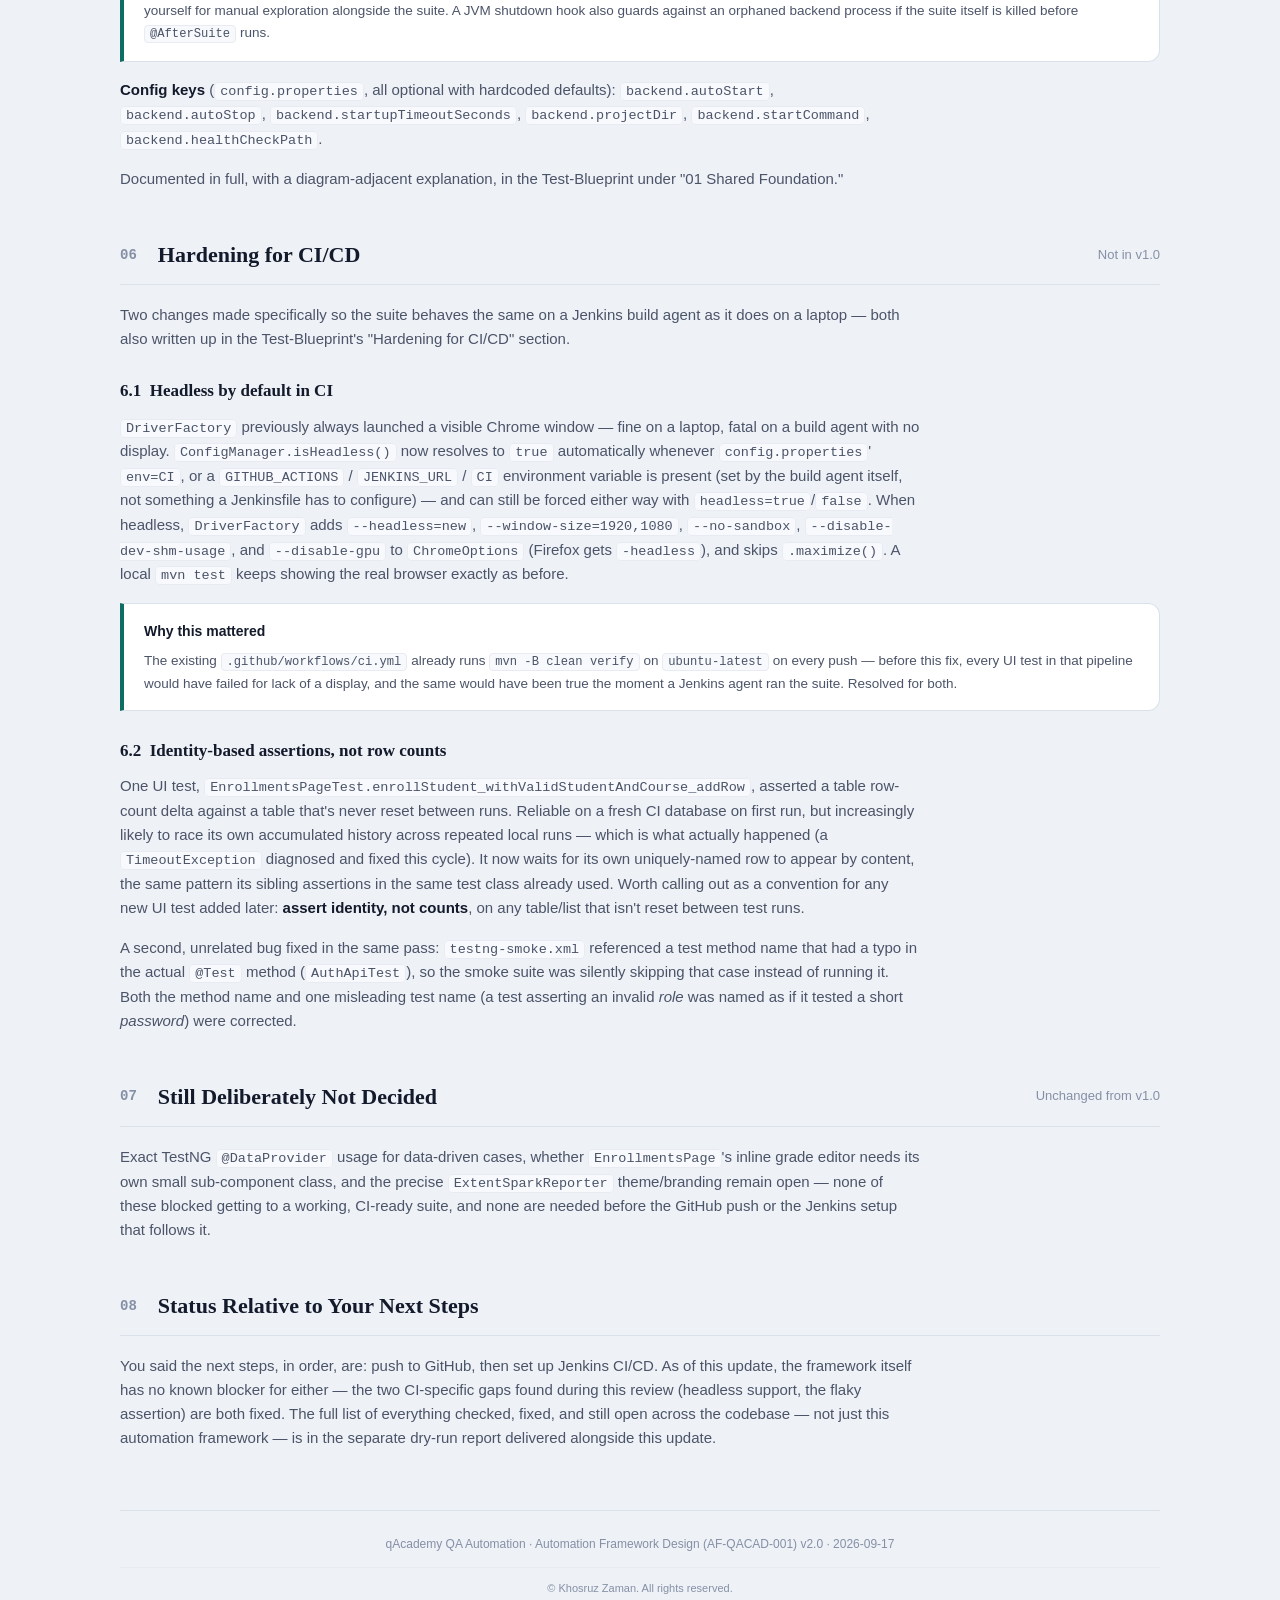
<file: Project Documents/Testing Documentations/Automation-Framework-Design.html>
<!DOCTYPE html>
<html lang="en">
<head>
<meta charset="UTF-8">
<meta name="viewport" content="width=device-width, initial-scale=1.0">
<title>Automation Framework Design</title>
<style>
  :root{
    --bg:#eef1f6; --surface:#ffffff; --surface-2:#f7f9fc;
    --ink:#131a2b; --ink-soft:#4b5468; --ink-faint:#8590a6;
    --border:#dbe1ea; --border-soft:#e8ecf2;
    --accent:#0f6e63; --accent-ink:#ffffff; --accent-soft:#e1f1ee; --accent-line:#bfe0da;
    --amber:#a86a06; --amber-soft:#faedd3; --amber-line:#eed6a1;
    --violet:#5c3fa0; --violet-soft:#ece6f8; --violet-line:#d6c7ef;
    --blue:#2957a4; --blue-soft:#e4edf9; --blue-line:#c4d7f0;
    --danger:#a3352b; --danger-soft:#fbe9e7; --danger-line:#f0c6c0;
    --api:#a34d9c; --api-soft:#f7e9f5; --api-line:#e8c6e2;
    --mono: "IBM Plex Mono", ui-monospace, "SFMono-Regular", Menlo, monospace;
    --serif: "IBM Plex Serif", Georgia, "Times New Roman", serif;
    --sans: "IBM Plex Sans", -apple-system, "Segoe UI", sans-serif;
  }
  @media (prefers-color-scheme: dark){
    :root:not([data-theme="light"]){
      --bg:#0f141d; --surface:#161d29; --surface-2:#1b2331;
      --ink:#e9edf4; --ink-soft:#a7b0c2; --ink-faint:#6c7689;
      --border:#2b3242; --border-soft:#232a38;
      --accent:#3fbfae; --accent-ink:#06201c; --accent-soft:#173330; --accent-line:#255049;
      --amber:#e0a83f; --amber-soft:#332810; --amber-line:#5a481c;
      --violet:#b09ae6; --violet-soft:#241c38; --violet-line:#42345e;
      --blue:#8fb4ea; --blue-soft:#182742; --blue-line:#2b4468;
      --danger:#e08d84; --danger-soft:#331b18; --danger-line:#5a2e28;
      --api:#dd9bd6; --api-soft:#332030; --api-line:#5a3c56;
    }
  }
  :root[data-theme="dark"]{
    --bg:#0f141d; --surface:#161d29; --surface-2:#1b2331;
    --ink:#e9edf4; --ink-soft:#a7b0c2; --ink-faint:#6c7689;
    --border:#2b3242; --border-soft:#232a38;
    --accent:#3fbfae; --accent-ink:#06201c; --accent-soft:#173330; --accent-line:#255049;
    --amber:#e0a83f; --amber-soft:#332810; --amber-line:#5a481c;
    --violet:#b09ae6; --violet-soft:#241c38; --violet-line:#42345e;
    --blue:#8fb4ea; --blue-soft:#182742; --blue-line:#2b4468;
    --danger:#e08d84; --danger-soft:#331b18; --danger-line:#5a2e28;
    --api:#dd9bd6; --api-soft:#332030; --api-line:#5a3c56;
  }
  *{box-sizing:border-box;}
  body{margin:0; background:var(--bg); color:var(--ink); font-family:var(--sans); font-size:15px; line-height:1.6; -webkit-font-smoothing:antialiased;}
  .wrap{max-width:1080px; margin:0 auto; padding-inline:20px; padding-block:0 64px;}
  a{color:var(--accent);}
  code, .mono{font-family:var(--mono); background:var(--surface-2); padding:1px 5px; border-radius:4px; font-size:.9em; border:1px solid var(--border-soft);}
  pre{background:var(--surface-2); border:1px solid var(--border); border-radius:10px; padding:14px 16px; overflow-x:auto; font-family:var(--mono); font-size:12.5px; line-height:1.6; color:var(--ink-soft);}
  pre code{background:none; border:none; padding:0; font-size:1em;}

  .masthead{border-bottom:1px solid var(--border); background:var(--surface); position:relative; overflow:hidden;}
  .masthead::before{content:""; position:absolute; inset:0; background-image:repeating-linear-gradient(0deg, transparent, transparent 27px, var(--border-soft) 27px, var(--border-soft) 28px); mask-image:linear-gradient(to bottom, black, transparent 85%); opacity:.6; pointer-events:none;}
  .masthead-inner{position:relative; max-width:1080px; margin:0 auto; padding:38px 20px 30px; position:relative;}
  .eyebrow{display:inline-flex; align-items:center; gap:8px; font-family:var(--mono); font-size:12px; letter-spacing:.08em; text-transform:uppercase; color:var(--accent); background:var(--accent-soft); border:1px solid var(--accent-line); padding:4px 10px 4px 8px; border-radius:100px;}
  .eyebrow .dot{width:6px;height:6px;border-radius:50%;background:var(--accent);}
  h1.title{font-family:var(--serif); font-weight:600; font-size:clamp(28px, 4.4vw, 42px); line-height:1.1; margin:16px 0 10px; text-wrap:balance; letter-spacing:-.01em;}
  .subtitle{color:var(--ink-soft); font-size:16px; max-width:720px; margin:0 0 22px;}
  .meta-row{display:flex; flex-wrap:wrap; gap:8px 10px;}
  .chip{display:inline-flex; align-items:center; gap:6px; font-size:12.5px; color:var(--ink-soft); background:var(--surface-2); border:1px solid var(--border); padding:5px 10px; border-radius:8px; font-family:var(--mono);}

  section{margin-top:46px;}
  .section-head{display:flex; align-items:baseline; justify-content:space-between; gap:16px; flex-wrap:wrap; margin-bottom:18px; border-bottom:1px solid var(--border); padding-bottom:12px;}
  .section-head h2{font-family:var(--serif); font-size:22px; font-weight:600; margin:0; display:flex; align-items:center; gap:10px;}
  .section-index{font-family:var(--mono); font-size:14px; color:var(--ink-faint);}
  .section-sub{color:var(--ink-faint); font-size:13px;}
  .lede{color:var(--ink-soft); max-width:800px; margin:0 0 16px;}
  h3.sub-h{font-family:var(--serif); font-size:17px; font-weight:600; margin:26px 0 10px;}

  .callout{background:var(--surface); border:1px solid var(--border); border-left:4px solid var(--accent); border-radius:0 12px 12px 0; padding:16px 20px; margin:16px 0;}
  .callout.amber{border-left-color:var(--amber);}
  .callout h4{margin:0 0 8px; font-size:14px;}
  .callout p{margin:0 0 8px; color:var(--ink-soft); font-size:13.5px;}
  .callout p:last-child{margin-bottom:0;}
  .callout ul{margin:8px 0 0; padding-left:20px; color:var(--ink-soft); font-size:13.5px;}

  .strategy-grid{display:grid; grid-template-columns:repeat(3, 1fr); gap:14px;}
  @media (max-width:820px){ .strategy-grid{grid-template-columns:repeat(2,1fr);} }
  @media (max-width:560px){ .strategy-grid{grid-template-columns:1fr;} }
  .strategy-card{background:var(--surface); border:1px solid var(--border); border-radius:12px; padding:16px 18px 18px;}
  .strategy-card h3{font-size:14.5px; margin:0 0 8px; display:flex; align-items:center; gap:8px; font-family:var(--sans); font-weight:600;}
  .strategy-card h3 .ic{width:26px;height:26px; border-radius:7px; display:inline-flex;align-items:center;justify-content:center; font-size:14px; flex:none;}
  .ic-new{background:var(--accent-soft); color:var(--accent);}
  .strategy-card p{margin:0; color:var(--ink-soft); font-size:13.5px;}
  .strategy-card p + p{margin-top:8px;}

  table.concepts{width:100%; border-collapse:collapse; font-size:13px; background:var(--surface); border:1px solid var(--border); border-radius:12px; overflow:hidden;}
  table.concepts th{text-align:left; font-size:11px; text-transform:uppercase; letter-spacing:.05em; color:var(--ink-faint); padding:10px 14px; border-bottom:1px solid var(--border); background:var(--surface-2);}
  table.concepts td{padding:11px 14px; border-bottom:1px solid var(--border-soft); color:var(--ink-soft); vertical-align:top;}
  table.concepts tr:last-child td{border-bottom:none;}
  table.concepts td.concept{font-weight:600; color:var(--ink); white-space:nowrap;}
  table.concepts td.where{font-family:var(--mono); font-size:12px; white-space:nowrap;}

  .tree{background:var(--surface); border:1px solid var(--border); border-radius:12px; padding:16px 20px; overflow-x:auto;}
  .tree pre{background:none; border:none; padding:0; margin:0;}

  .status-badge{display:inline-flex; align-items:center; gap:6px; font-size:12px; font-weight:600; padding:4px 12px; border-radius:100px; background:var(--accent-soft); color:var(--accent); border:1px solid var(--accent-line);}

  .steplist{list-style:none; margin:0; padding:0; counter-reset:step;}
  .steplist li{counter-increment:step; display:flex; gap:14px; padding:10px 0; border-top:1px solid var(--border-soft);}
  .steplist li:first-child{border-top:none;}
  .steplist li::before{content:counter(step); font-family:var(--mono); font-size:12px; color:var(--accent); background:var(--accent-soft); border:1px solid var(--accent-line); width:24px; height:24px; border-radius:50%; display:flex; align-items:center; justify-content:center; flex:none;}
  .steplist span{font-size:13.5px; color:var(--ink-soft); padding-top:2px;}
  .steplist b{color:var(--ink);}

  footer{margin-top:60px; padding-top:24px; border-top:1px solid var(--border); text-align:center; color:var(--ink-faint); font-size:12px;}

  .doc-byline{position:absolute; top:24px; right:20px; display:flex; flex-direction:column; align-items:center; gap:6px; max-width:200px;}
  .doc-byline img{width:46px; height:46px; border-radius:50%; object-fit:cover; border:1px solid var(--border); flex-shrink:0;}
  .doc-byline .who{text-align:center; line-height:1.35;}
  .doc-byline .b-name{font-weight:600; font-size:13.5px; color:var(--ink);}
  .doc-byline .b-role{font-size:11.5px; color:var(--ink-soft);}
  .doc-byline .b-creds{font-size:9.5px; color:var(--ink-faint); font-style:italic;}
  @media (max-width:720px){
    .doc-byline{position:static; max-width:none; margin:0 auto 18px;}
  }
  .doc-copyright{width:100%; text-align:center; font-size:11px; color:var(--ink-faint); margin-top:12px; padding-top:12px; border-top:1px solid var(--border-soft);}
</style>
</head>
<body>

<div class="masthead">
  <div class="masthead-inner">
    <div class="doc-byline">
      <img src="[data-uri]" alt="Khosruz Zaman">
      <div class="who">
        <div class="b-name">Khosruz Zaman</div>
        <div class="b-role">SDET / Test Automation Engineer</div>
        <div class="b-creds">ISTQB TAE &amp; CTFL &middot; Microsoft Azure Developer &middot; QA Engineer since 2014</div>
      </div>
    </div>

    <span class="eyebrow"><span class="dot"></span>AF-QACAD-001 &middot; v2.0</span>
    <h1 class="title">Automation Framework Design</h1>
    <p class="subtitle">qAcademy — School Management System. How the automation framework is actually structured, why each design decision was made, and what changed since the original pre-implementation skeleton.</p>
    <div class="meta-row">
      <span class="chip">Traces to: TP-QACAD-001 &middot; FA-QACAD-001</span>
      <span class="chip">Diagram: qAcademy Automation Architecture</span>
      <span class="chip">Supersedes: v1.0, 2026-09-06</span>
      <span class="chip">Date: 2026-09-17</span>
    </div>
    <div style="margin-top:14px;"><span class="status-badge">&#10003; Implemented</span></div>
  </div>
</div>

<div class="wrap">

<section style="margin-top:38px;">
  <div class="section-head">
    <h2><span class="section-index">00</span>&nbsp; What Changed Since v1.0</h2>
    <span class="section-sub">Skeleton &rarr; implemented</span>
  </div>
  <p class="lede">v1.0 was written before a single line of automation code existed, explicitly scoped as "no
  implementation yet, per your request." Since then the framework described in that skeleton was built in
  full — every package, every class, every step in the original build order — and two things were added
  that v1.0 didn't anticipate, both driven by getting ready for a real CI/CD pipeline (Jenkins) rather than
  just local <code>mvn test</code> runs on a laptop:</p>
  <ol style="color:var(--ink-soft); font-size:13.5px; padding-left:20px;">
    <li style="margin-bottom:6px;"><b style="color:var(--ink);">BackendLifecycleManager</b> (§5, new package <code>core.backend</code>) — the app now auto-starts itself if a test run begins without it already running.</li>
    <li><b style="color:var(--ink);">Headless-by-default Chrome in CI</b> (§6) — <code>DriverFactory</code> now detects a CI environment and launches Chrome headless automatically.</li>
  </ol>
  <p class="lede" style="margin-top:12px;">Everything else below is v1.0's design, updated to describe what's actually in the repository rather than
  what was planned, plus the two additions above and one bug-fix pattern worth calling out (§6.2). The
  <code>src/main</code> vs <code>src/test</code> decision in v1.0 §0 was followed exactly as designed — no changes there.</p>
</section>

<section>
  <div class="section-head">
    <h2><span class="section-index">01</span>&nbsp; Maven Dependencies (as built)</h2>
  </div>
  <p class="lede">All three dependencies from v1.0 are in <code>pom.xml</code>, <code>test</code> scope, alongside the
  pre-existing <code>testng</code> and <code>mockito-core</code> entries:</p>
  <div class="strategy-grid">
    <div class="strategy-card">
      <h3><span class="ic ic-new">&#9642;</span>selenium-java</h3>
      <p>UI automation. Selenium Manager (built in since 4.6) resolves ChromeDriver/GeckoDriver automatically — no WebDriverManager dependency needed.</p>
    </div>
    <div class="strategy-card">
      <h3><span class="ic ic-new">&#9642;</span>rest-assured</h3>
      <p>API automation. Deserializes straight into POJOs shaped like the app's own DTOs.</p>
    </div>
    <div class="strategy-card">
      <h3><span class="ic ic-new">&#9642;</span>extentreports</h3>
      <p>HTML reporting, wired through <code>ExtentReportManager</code> and <code>TestListener</code>.</p>
    </div>
  </div>
  <p class="lede" style="margin-top:16px;">Surefire is wired to a single suite file:</p>
  <pre><code>&lt;suiteXmlFiles&gt;
    &lt;suiteXmlFile&gt;src/test/resources/testing/testng-regression.xml&lt;/suiteXmlFile&gt;
&lt;/suiteXmlFiles&gt;</code></pre>
  <p class="lede"><code>testng-regression.xml</code> combines <code>testng-ui.xml</code>, <code>testng-api.xml</code>, and
  <code>testng-e2e.xml</code> via <code>&lt;suite-files&gt;</code>, so a plain <code>mvn test</code> (or
  <code>mvn clean verify</code>, what the GitHub Actions workflow runs) executes the full regression pass.
  <code>testng-smoke.xml</code> is a separate, narrower suite for a fast confidence check and isn't wired into
  Surefire's default — point at it explicitly when you want a quick pass instead of the full run.</p>
</section>

<section>
  <div class="section-head">
    <h2><span class="section-index">02</span>&nbsp; Folder &amp; Package Structure (as built)</h2>
  </div>
  <p class="lede">Root package: <code>com.qacademy.automation</code>, under <code>src/test/java</code> — exactly as
  designed in v1.0, with three additions the skeleton didn't call out by name (marked <span class="status-badge" style="padding:2px 9px; font-size:11px;">&#9733; added</span> below).</p>
  <div class="tree">
<pre>src/test/java/com/qacademy/automation/
│
├── config/
│   ├── ConfigManager.java          Singleton; loads config.properties + isHeadless() (§6.1)
│   └── Environment.java            enum: LOCAL, CI
│
├── core/
│   ├── driver/
│   │   ├── DriverFactory.java      Factory Method; headless-aware (§6.1)
│   │   └── DriverManager.java      ThreadLocal&lt;WebDriver&gt; — parallel-safe
│   ├── api/
│   │   ├── ApiEndpoints.java       ★ added — endpoint-path constants
│   │   ├── RequestSpecFactory.java
│   │   └── BaseApiClient.java
│   ├── backend/                    ★ added — see §5
│   │   ├── BackendLifecycleManager.java
│   │   └── BackendNotAvailableException.java
│   └── base/
│       ├── BaseTest.java           now also drives BackendLifecycleManager (§5)
│       ├── BaseUiTest.java
│       └── BaseApiTest.java
│
├── ui/
│   ├── pages/
│   │   ├── BasePage.java
│   │   ├── LoginPage.java
│   │   ├── RegisterPage.java       ★ added — registration flow gets its own page object
│   │   ├── HomePage.java
│   │   ├── StudentsPage.java
│   │   ├── CoursesPage.java
│   │   └── EnrollmentsPage.java
│   └── components/
│       └── NavBarComponent.java
│
├── api/
│   ├── clients/     AuthApiClient, StudentApiClient, CourseApiClient, EnrollmentApiClient
│   └── models/
│       ├── request/  Login, Register, StudentCreate, CourseCreate, EnrollmentCreate, EnrollmentUpdate
│       └── response/ Login, Student, Course, Enrollment
│
├── data/            TestDataFactory.java, UserRole.java
├── utils/           WaitUtils, JsonUtils, ScreenshotUtils, LoggerUtil, ExtentReportManager
├── listeners/       TestListener (ITestListener), RetryAnalyzer
│
└── tests/
    ├── ui/   LoginPageTest, StudentsPageTest, CoursesPageTest, EnrollmentsPageTest
    ├── api/  AuthApiTest, StudentApiTest, CourseApiTest, EnrollmentApiTest
    └── e2e/  CrossLayerFlowTest

src/test/resources/
├── config.properties   base.url, browser, waits, env, headless, backend.* (§5, §6.1)
├── extent-config.xml
└── testing/
    ├── testng-smoke.xml
    ├── testng-ui.xml
    ├── testng-api.xml
    ├── testng-e2e.xml
    └── testng-regression.xml   ui + api + e2e combined; this is what Surefire runs</pre>
  </div>
  <div class="callout amber">
    <h4>One piece of clutter worth a decision before pushing</h4>
    <p><code>src/test/resources/testng.xml</code> (root level, no <code>testing/</code> prefix) still exists on
    disk from an earlier pass — not referenced by Surefire and not part of the structure above. Recommend
    deleting it before the GitHub push so a future reader doesn't wonder which suite file is authoritative.</p>
  </div>
  <p class="lede"><b style="color:var(--ink);">Test count</b>: 48 <code>@Test</code>-annotated methods across 9 test classes (4 UI, 4 API, 1 E2E).</p>
</section>

<section>
  <div class="section-head">
    <h2><span class="section-index">03</span>&nbsp; Java Concepts (unchanged from v1.0, confirmed against the built code)</h2>
  </div>
  <p class="lede">The concept table below describes the framework as actually built, with no changes from the
  original design. Two more instances of patterns already in this table showed up in the additions in §5:
  <code>BackendLifecycleManager</code> is a <b>Singleton</b> (same justification as
  <code>ExtentReportManager</code>/<code>ConfigManager</code>), and <code>BackendNotAvailableException</code>
  is a <b>custom unchecked exception</b> in the same family as the <code>FrameworkException</code> pattern.</p>
  <table class="concepts">
    <tr><th>Concept</th><th>Where it shows up</th><th>Why it's the right tool here</th></tr>
    <tr><td class="concept">Page Object Model</td><td class="where">ui/pages/*</td><td>Locators and low-level Selenium calls live in one place per screen; tests only call intention-revealing methods (<code>loginPage.loginAs(ADMIN)</code>) — a UI change means editing one Page class, not every test that touches that screen.</td></tr>
    <tr><td class="concept">Inheritance</td><td class="where">BaseTest → BaseUiTest/BaseApiTest; BasePage → pages</td><td>Shared setup/teardown and helpers live once at the top of the hierarchy instead of being copy-pasted.</td></tr>
    <tr><td class="concept">Factory Method</td><td class="where">DriverFactory.createDriver()</td><td>Test code asks for "a Chrome driver" without knowing how it's constructed — swapping browsers later is a one-line change in the factory.</td></tr>
    <tr><td class="concept">Singleton</td><td class="where">ExtentReportManager, ConfigManager, BackendLifecycleManager</td><td>Exactly one instance must exist per run — one report file, one loaded config, one backend process.</td></tr>
    <tr><td class="concept">ThreadLocal&lt;WebDriver&gt;</td><td class="where">DriverManager</td><td>The one Java concept that makes parallel UI execution safe — each thread gets its own driver without passing it through every method call.</td></tr>
    <tr><td class="concept">Builder / fluent chaining</td><td class="where">RestAssured given()/when(); TestDataFactory</td><td>Reads as a sentence; hand-written builders keep every line explainable, no generated code.</td></tr>
    <tr><td class="concept">Fluent page navigation</td><td class="where">Page methods returning the next page object</td><td>A test reads as a story, and the compiler catches a broken navigation assumption immediately.</td></tr>
    <tr><td class="concept">Enums</td><td class="where">UserRole, Environment, BrowserType</td><td>Type-safe constants instead of raw strings — can't typo <code>UserRole.ADMIN</code> the way <code>"admni"</code> could be typo'd.</td></tr>
    <tr><td class="concept">Interfaces</td><td class="where">ApiClient contract</td><td>Lets shared utilities depend on a contract, not a concrete class.</td></tr>
    <tr><td class="concept">Custom exceptions</td><td class="where">BackendNotAvailableException</td><td>Turns a raw low-level exception into a message that says what business action actually failed.</td></tr>
    <tr><td class="concept">ITestListener</td><td class="where">TestListener</td><td>TestNG's reflection-based hook — logs, screenshots, and reports on test outcomes without a line of that logic inside the tests themselves.</td></tr>
    <tr><td class="concept">Deterministic cleanup</td><td class="where">@AfterMethod in BaseUiTest</td><td>A browser session closes whether the test above it passed or threw.</td></tr>
    <tr><td class="concept">Streams / lambdas</td><td class="where">tests/e2e/CrossLayerFlowTest</td><td>Where "combine UI and API" becomes concrete — comparing API data against UI-scraped data in a few lines.</td></tr>
  </table>
</section>

<section>
  <div class="section-head">
    <h2><span class="section-index">04</span>&nbsp; Build Order — Status</h2>
  </div>
  <p class="lede">All 16 steps from v1.0's build order are complete. Step 16 (layering BDD/Cucumber on top) remains
  explicitly out of scope, as designed — "later, per your stated intention, not part of this phase." Nothing
  in this update changes that; it's still a future decision, not a current gap.</p>
</section>

<section>
  <div class="section-head">
    <h2><span class="section-index">05</span>&nbsp; Addition: BackendLifecycleManager</h2>
    <span class="section-sub">Not in v1.0</span>
  </div>
  <p class="lede"><b style="color:var(--ink);">Problem this solves</b>: before this existed, clicking Run on a test suite
  without first running <code>mvn spring-boot:run</code> produced one confusing failure per test class — a
  browser-level "site can't be reached" for every UI test, a raw <code>ConnectException</code> for every API
  test — with nothing pointing at the real cause.</p>
  <h3 class="sub-h">What it does, wired into BaseTest's @BeforeSuite/@AfterSuite</h3>
  <ol class="steplist">
    <li><span>Sends a real HTTP request to an open, database-backed endpoint (<code>ApiEndpoints.COURSE</code> by default) — deliberately not just a TCP port check, since a bound port can exist before Spring has finished wiring the context, running Flyway migrations, or seeding demo data.</span></li>
    <li><span>If that succeeds, does nothing else — the common case, costing one fast HTTP call.</span></li>
    <li><span>If it fails, launches the backend itself (<code>mvn spring-boot:run</code> by default, overridable) as a background process, and polls the same health check every 2 seconds until it answers or <code>backend.startupTimeoutSeconds</code> (default 90s) is reached.</span></li>
    <li><span>If it still isn't up, fails the whole suite immediately with one clear <code>BackendNotAvailableException</code> pointing at <code>target/automation-logs/backend-console.log</code>.</span></li>
  </ol>
  <div class="callout">
    <h4>Ownership rule</h4>
    <p>It only ever stops a backend it started itself (<code>shutdownIfStartedByUs()</code> is a no-op if the
    backend was already running) — so it never kills an instance you're running yourself for manual
    exploration alongside the suite. A JVM shutdown hook also guards against an orphaned backend process if
    the suite itself is killed before <code>@AfterSuite</code> runs.</p>
  </div>
  <p class="lede"><b style="color:var(--ink);">Config keys</b> (<code>config.properties</code>, all optional with hardcoded
  defaults): <code>backend.autoStart</code>, <code>backend.autoStop</code>,
  <code>backend.startupTimeoutSeconds</code>, <code>backend.projectDir</code>, <code>backend.startCommand</code>,
  <code>backend.healthCheckPath</code>.</p>
  <p class="lede">Documented in full, with a diagram-adjacent explanation, in the Test-Blueprint under "01 Shared Foundation."</p>
</section>

<section>
  <div class="section-head">
    <h2><span class="section-index">06</span>&nbsp; Hardening for CI/CD</h2>
    <span class="section-sub">Not in v1.0</span>
  </div>
  <p class="lede">Two changes made specifically so the suite behaves the same on a Jenkins build agent as it does on
  a laptop — both also written up in the Test-Blueprint's "Hardening for CI/CD" section.</p>
  <h3 class="sub-h">6.1 &nbsp;Headless by default in CI</h3>
  <p class="lede"><code>DriverFactory</code> previously always launched a visible Chrome window — fine on a laptop,
  fatal on a build agent with no display. <code>ConfigManager.isHeadless()</code> now resolves to
  <code>true</code> automatically whenever <code>config.properties</code>' <code>env=CI</code>, or a
  <code>GITHUB_ACTIONS</code> / <code>JENKINS_URL</code> / <code>CI</code> environment variable is present
  (set by the build agent itself, not something a Jenkinsfile has to configure) — and can still be forced
  either way with <code>headless=true</code>/<code>false</code>. When headless, <code>DriverFactory</code>
  adds <code>--headless=new</code>, <code>--window-size=1920,1080</code>, <code>--no-sandbox</code>,
  <code>--disable-dev-shm-usage</code>, and <code>--disable-gpu</code> to <code>ChromeOptions</code> (Firefox
  gets <code>-headless</code>), and skips <code>.maximize()</code>. A local <code>mvn test</code> keeps
  showing the real browser exactly as before.</p>
  <div class="callout">
    <h4>Why this mattered</h4>
    <p>The existing <code>.github/workflows/ci.yml</code> already runs <code>mvn -B clean verify</code> on
    <code>ubuntu-latest</code> on every push — before this fix, every UI test in that pipeline would have
    failed for lack of a display, and the same would have been true the moment a Jenkins agent ran the suite.
    Resolved for both.</p>
  </div>
  <h3 class="sub-h">6.2 &nbsp;Identity-based assertions, not row counts</h3>
  <p class="lede">One UI test, <code>EnrollmentsPageTest.enrollStudent_withValidStudentAndCourse_addRow</code>,
  asserted a table row-count delta against a table that's never reset between runs. Reliable on a fresh CI
  database on first run, but increasingly likely to race its own accumulated history across repeated local
  runs — which is what actually happened (a <code>TimeoutException</code> diagnosed and fixed this cycle). It
  now waits for its own uniquely-named row to appear by content, the same pattern its sibling assertions in
  the same test class already used. Worth calling out as a convention for any new UI test added later:
  <b style="color:var(--ink);">assert identity, not counts</b>, on any table/list that isn't reset between test runs.</p>
  <p class="lede">A second, unrelated bug fixed in the same pass: <code>testng-smoke.xml</code> referenced a test
  method name that had a typo in the actual <code>@Test</code> method (<code>AuthApiTest</code>), so the smoke
  suite was silently skipping that case instead of running it. Both the method name and one misleading test
  name (a test asserting an invalid <i>role</i> was named as if it tested a short <i>password</i>) were
  corrected.</p>
</section>

<section>
  <div class="section-head">
    <h2><span class="section-index">07</span>&nbsp; Still Deliberately Not Decided</h2>
    <span class="section-sub">Unchanged from v1.0</span>
  </div>
  <p class="lede">Exact TestNG <code>@DataProvider</code> usage for data-driven cases, whether
  <code>EnrollmentsPage</code>'s inline grade editor needs its own small sub-component class, and the precise
  <code>ExtentSparkReporter</code> theme/branding remain open — none of these blocked getting to a working,
  CI-ready suite, and none are needed before the GitHub push or the Jenkins setup that follows it.</p>
</section>

<section>
  <div class="section-head">
    <h2><span class="section-index">08</span>&nbsp; Status Relative to Your Next Steps</h2>
  </div>
  <p class="lede">You said the next steps, in order, are: push to GitHub, then set up Jenkins CI/CD. As of this
  update, the framework itself has no known blocker for either — the two CI-specific gaps found during this
  review (headless support, the flaky assertion) are both fixed. The full list of everything checked, fixed,
  and still open across the codebase — not just this automation framework — is in the separate dry-run report
  delivered alongside this update.</p>
</section>

<footer>
  qAcademy QA Automation &middot; Automation Framework Design (AF-QACAD-001) v2.0 &middot; 2026-09-17
  <div class="doc-copyright">&copy; Khosruz Zaman. All rights reserved.</div>
</footer>

</div>
</body>
</html>
</file>
<file: src/main/resources/static/css/style.css>
/* ==========================================================================
   qAcademy — Student Information Portal
   Dark, glassy, gradient-accented UI for the qacademy Spring Boot API.
   ========================================================================== */

:root {
  --bg-deep: #0a0b16;
  --bg-panel: rgba(255, 255, 255, 0.06);
  --bg-panel-strong: rgba(255, 255, 255, 0.09);
  --border-soft: rgba(255, 255, 255, 0.10);
  --border-strong: rgba(255, 255, 255, 0.18);

  --accent-violet: #8b5cf6;
  --accent-cyan: #22d3ee;
  --accent-pink: #f472b6;
  --accent-amber: #fbbf24;

  --grad-brand: linear-gradient(135deg, #8b5cf6 0%, #6366f1 45%, #22d3ee 100%);
  --grad-brand-soft: linear-gradient(135deg, rgba(139,92,246,0.25), rgba(34,211,238,0.20));

  --text-primary: #f4f4f7;
  --text-muted: #a3a3b8;
  --text-faint: #6f6f88;

  --success: #34d399;
  --danger: #fb7185;
  --warning: #fbbf24;

  --radius-lg: 20px;
  --radius-md: 14px;
  --radius-sm: 10px;

  --shadow-lift: 0 20px 50px -20px rgba(0, 0, 0, 0.6);
  --shadow-glow: 0 0 0 1px rgba(255,255,255,0.06), 0 20px 60px -20px rgba(99, 102, 241, 0.45);
}

* { box-sizing: border-box; }

html, body {
  margin: 0;
  padding: 0;
  min-height: 100vh;
  background: var(--bg-deep);
  color: var(--text-primary);
  font-family: 'Inter', -apple-system, BlinkMacSystemFont, 'Segoe UI', sans-serif;
  -webkit-font-smoothing: antialiased;
}

h1, h2, h3, .font-display {
  font-family: 'Sora', 'Inter', sans-serif;
}

a { color: inherit; text-decoration: none; }
button { font-family: inherit; }
[hidden] { display: none !important; }

::-webkit-scrollbar { width: 10px; height: 10px; }
::-webkit-scrollbar-track { background: transparent; }
::-webkit-scrollbar-thumb { background: rgba(255,255,255,0.12); border-radius: 10px; }
::-webkit-scrollbar-thumb:hover { background: rgba(255,255,255,0.22); }

/* ---------------------------------------------------------------------- */
/* Animated background                                                    */
/* ---------------------------------------------------------------------- */

.bg-orbs {
  position: fixed;
  inset: 0;
  overflow: hidden;
  z-index: 0;
  pointer-events: none;
}

.bg-grid {
  position: absolute;
  inset: -10%;
  background-image:
    linear-gradient(rgba(255,255,255,0.035) 1px, transparent 1px),
    linear-gradient(90deg, rgba(255,255,255,0.035) 1px, transparent 1px);
  background-size: 42px 42px;
  mask-image: radial-gradient(ellipse 70% 60% at 50% 40%, black 30%, transparent 75%);
}

.orb {
  position: absolute;
  border-radius: 50%;
  filter: blur(70px);
  opacity: 0.55;
  animation: float 18s ease-in-out infinite;
}

.orb-1 {
  width: 480px; height: 480px;
  top: -140px; left: -100px;
  background: radial-gradient(circle at 30% 30%, #8b5cf6, transparent 70%);
  animation-duration: 22s;
}

.orb-2 {
  width: 420px; height: 420px;
  bottom: -160px; right: -80px;
  background: radial-gradient(circle at 60% 60%, #22d3ee, transparent 70%);
  animation-duration: 26s;
  animation-delay: -6s;
}

.orb-3 {
  width: 360px; height: 360px;
  top: 40%; right: 20%;
  background: radial-gradient(circle at 50% 50%, #f472b6, transparent 70%);
  animation-duration: 20s;
  animation-delay: -3s;
  opacity: 0.35;
}

@keyframes float {
  0%, 100% { transform: translate(0, 0) scale(1); }
  33%      { transform: translate(40px, -30px) scale(1.08); }
  66%      { transform: translate(-30px, 20px) scale(0.95); }
}

/* ---------------------------------------------------------------------- */
/* Shared surfaces                                                        */
/* ---------------------------------------------------------------------- */

.card {
  background: var(--bg-panel);
  border: 1px solid var(--border-soft);
  border-radius: var(--radius-lg);
  backdrop-filter: blur(22px);
  -webkit-backdrop-filter: blur(22px);
  box-shadow: var(--shadow-lift);
}

.muted { color: var(--text-muted); }

.btn {
  display: inline-flex;
  align-items: center;
  justify-content: center;
  gap: 8px;
  padding: 12px 20px;
  border-radius: var(--radius-sm);
  border: 1px solid transparent;
  font-weight: 600;
  font-size: 14.5px;
  cursor: pointer;
  transition: transform 0.15s ease, box-shadow 0.2s ease, background 0.2s ease, border-color 0.2s ease, opacity 0.2s ease;
  white-space: nowrap;
}
.btn:active { transform: scale(0.97); }
.btn:disabled { opacity: 0.55; cursor: not-allowed; transform: none; }

.btn-primary {
  background: var(--grad-brand);
  color: white;
  box-shadow: 0 10px 30px -10px rgba(139, 92, 246, 0.65);
}
.btn-primary:hover:not(:disabled) { box-shadow: 0 14px 34px -8px rgba(139, 92, 246, 0.8); transform: translateY(-1px); }

.btn-outline {
  background: transparent;
  border-color: var(--border-strong);
  color: var(--text-primary);
}
.btn-outline:hover { background: rgba(255,255,255,0.06); }

.btn-ghost {
  background: rgba(255,255,255,0.05);
  color: var(--text-muted);
  border-color: var(--border-soft);
}
.btn-ghost:hover { color: var(--text-primary); background: rgba(255,255,255,0.09); }

.btn-danger {
  background: rgba(251, 113, 133, 0.12);
  color: var(--danger);
  border-color: rgba(251, 113, 133, 0.35);
}
.btn-danger:hover { background: rgba(251, 113, 133, 0.22); }

.btn-sm { padding: 8px 14px; font-size: 13px; }
.btn-block { width: 100%; }

.btn-spinner {
  width: 15px; height: 15px;
  border-radius: 50%;
  border: 2px solid rgba(255,255,255,0.4);
  border-top-color: white;
  animation: spin 0.7s linear infinite;
}
@keyframes spin { to { transform: rotate(360deg); } }

.link-btn {
  background: none;
  border: none;
  color: var(--accent-cyan);
  font-size: 13.5px;
  font-weight: 600;
  cursor: pointer;
  padding: 4px 0;
}
.link-btn:hover { color: var(--accent-violet); }

.field {
  display: flex;
  flex-direction: column;
  gap: 6px;
  margin-bottom: 16px;
  font-size: 13px;
  font-weight: 600;
  color: var(--text-muted);
}

.field input,
.field select,
.field textarea {
  font: inherit;
  color: var(--text-primary);
  background: rgba(255,255,255,0.05);
  border: 1px solid var(--border-soft);
  border-radius: var(--radius-sm);
  padding: 12px 14px;
  font-size: 14.5px;
  font-weight: 500;
  transition: border-color 0.15s ease, box-shadow 0.15s ease, background 0.15s ease;
}
.field input::placeholder { color: var(--text-faint); }
.field input:focus,
.field select:focus,
.field textarea:focus {
  outline: none;
  border-color: var(--accent-violet);
  background: rgba(139, 92, 246, 0.08);
  box-shadow: 0 0 0 4px rgba(139, 92, 246, 0.15);
}

.form-error {
  background: rgba(251, 113, 133, 0.12);
  border: 1px solid rgba(251, 113, 133, 0.3);
  color: #ffb4c2;
  padding: 10px 14px;
  border-radius: var(--radius-sm);
  font-size: 13.5px;
  margin-bottom: 14px;
}

.form-success {
  background: rgba(52, 211, 153, 0.12);
  border: 1px solid rgba(52, 211, 153, 0.3);
  color: #a7f3d3;
  padding: 10px 14px;
  border-radius: var(--radius-sm);
  font-size: 13.5px;
  margin-bottom: 14px;
}

/* ---------------------------------------------------------------------- */
/* Auth view                                                              */
/* ---------------------------------------------------------------------- */

.auth-view {
  position: relative;
  z-index: 1;
  min-height: 100vh;
  display: flex;
  align-items: center;
  justify-content: center;
  padding: 32px 20px;
}

.auth-wrap {
  width: 100%;
  max-width: 920px;
  display: grid;
  grid-template-columns: 1fr 1fr;
  gap: 0;
  border-radius: var(--radius-lg);
  overflow: hidden;
  box-shadow: var(--shadow-glow);
}

.brand-panel {
  background: var(--grad-brand);
  padding: 48px 40px;
  display: flex;
  flex-direction: column;
  justify-content: center;
  position: relative;
  overflow: hidden;
}
.brand-panel::after {
  content: "";
  position: absolute;
  inset: 0;
  background: radial-gradient(circle at 80% 0%, rgba(255,255,255,0.25), transparent 55%);
}

.brand-mark-lg {
  width: 56px; height: 56px;
  border-radius: 16px;
  background: rgba(255,255,255,0.18);
  border: 1px solid rgba(255,255,255,0.35);
  display: flex; align-items: center; justify-content: center;
  font-weight: 800;
  font-size: 20px;
  margin-bottom: 22px;
  backdrop-filter: blur(6px);
}

.brand-panel h1 {
  font-size: 34px;
  font-weight: 800;
  margin: 0 0 6px;
  letter-spacing: -0.02em;
}

.brand-panel .tagline {
  margin: 0 0 30px;
  font-size: 15px;
  color: rgba(255,255,255,0.85);
  font-weight: 500;
}

.feature-list {
  list-style: none;
  padding: 0;
  margin: 0;
  display: flex;
  flex-direction: column;
  gap: 14px;
  font-size: 13.5px;
  color: rgba(255,255,255,0.92);
  font-weight: 500;
  position: relative;
}

.feature-list .dot {
  display: inline-block;
  width: 8px; height: 8px;
  border-radius: 50%;
  margin-right: 10px;
  background: white;
  box-shadow: 0 0 10px rgba(255,255,255,0.8);
}

.auth-card {
  border-radius: 0;
  border: none;
  background: rgba(14, 15, 28, 0.92);
  padding: 44px 40px;
  display: flex;
  flex-direction: column;
  justify-content: center;
}

.auth-form h2 {
  margin: 0 0 4px;
  font-size: 22px;
  font-weight: 700;
}
.auth-form > .muted { margin: 0 0 26px; font-size: 13.5px; }

.demo-hint {
  margin-top: 6px;
  padding-top: 16px;
  border-top: 1px solid var(--border-soft);
  font-size: 12.5px;
  color: var(--text-faint);
}
.demo-hint p { margin: 0 0 10px; }
.demo-hint code {
  background: rgba(255,255,255,0.08);
  padding: 2px 6px;
  border-radius: 5px;
  color: var(--accent-cyan);
  font-size: 12px;
}
.hint-sep { margin: 0 4px; }

.demo-chips { display: flex; gap: 8px; margin-bottom: 16px; }
.chip {
  flex: 1;
  padding: 7px 0;
  border-radius: 8px;
  border: 1px solid var(--border-soft);
  background: rgba(255,255,255,0.04);
  color: var(--text-muted);
  font-size: 12.5px;
  font-weight: 600;
  cursor: pointer;
  transition: all 0.15s ease;
}
.chip:hover { border-color: var(--accent-violet); color: var(--text-primary); background: rgba(139,92,246,0.12); }

/* ---------------------------------------------------------------------- */
/* App shell                                                              */
/* ---------------------------------------------------------------------- */

.app-shell {
  position: relative;
  z-index: 1;
  min-height: 100vh;
  display: flex;
  flex-direction: column;
}

.topbar {
  display: flex;
  align-items: center;
  gap: 28px;
  padding: 14px 28px;
  background: rgba(10, 11, 22, 0.75);
  border-bottom: 1px solid var(--border-soft);
  backdrop-filter: blur(18px);
  -webkit-backdrop-filter: blur(18px);
  position: sticky;
  top: 0;
  z-index: 10;
}

.topbar-brand {
  display: flex;
  align-items: center;
  gap: 10px;
  font-family: 'Sora', sans-serif;
  font-weight: 700;
  font-size: 17px;
}

.brand-mark-sm {
  width: 32px; height: 32px;
  border-radius: 9px;
  background: var(--grad-brand);
  display: flex; align-items: center; justify-content: center;
  font-weight: 800;
  font-size: 13px;
  box-shadow: 0 4px 14px -4px rgba(139,92,246,0.7);
}

.topnav {
  display: flex;
  gap: 4px;
  flex: 1;
}

.topnav a {
  display: flex;
  align-items: center;
  gap: 7px;
  padding: 9px 16px;
  border-radius: 10px;
  font-size: 14px;
  font-weight: 600;
  color: var(--text-muted);
  transition: background 0.15s ease, color 0.15s ease;
}
.topnav a:hover { color: var(--text-primary); background: rgba(255,255,255,0.06); }
.topnav a.active {
  color: white;
  background: var(--grad-brand-soft);
  box-shadow: inset 0 0 0 1px rgba(139,92,246,0.4);
}
.nav-ic { font-size: 15px; line-height: 1; }

.topbar-actions {
  display: flex;
  align-items: center;
  gap: 12px;
}

.user-chip {
  display: flex;
  align-items: center;
  gap: 8px;
  padding: 7px 12px;
  border-radius: 10px;
  background: rgba(255,255,255,0.05);
  border: 1px solid var(--border-soft);
  font-size: 13px;
  font-weight: 600;
}

.role-badge {
  font-size: 10.5px;
  font-weight: 800;
  letter-spacing: 0.04em;
  text-transform: uppercase;
  padding: 3px 8px;
  border-radius: 999px;
  background: var(--grad-brand);
  color: white;
}
.role-badge.role-staff { background: linear-gradient(135deg, #22d3ee, #6366f1); }
.role-badge.role-student { background: linear-gradient(135deg, #f472b6, #fbbf24); }

.main-content {
  flex: 1;
  padding: 32px 28px 60px;
  max-width: 1200px;
  width: 100%;
  margin: 0 auto;
  animation: fadeUp 0.35s ease both;
}

@keyframes fadeUp {
  from { opacity: 0; transform: translateY(10px); }
  to   { opacity: 1; transform: translateY(0); }
}

/* ---------------------------------------------------------------------- */
/* Page header                                                            */
/* ---------------------------------------------------------------------- */

.page-head {
  display: flex;
  align-items: flex-end;
  justify-content: space-between;
  flex-wrap: wrap;
  gap: 16px;
  margin-bottom: 26px;
}

.page-head h1 {
  margin: 0 0 4px;
  font-size: 26px;
  font-weight: 800;
  letter-spacing: -0.01em;
}

.page-head p { margin: 0; }

.gradient-text {
  background: var(--grad-brand);
  -webkit-background-clip: text;
  background-clip: text;
  color: transparent;
}

/* ---------------------------------------------------------------------- */
/* Home dashboard                                                         */
/* ---------------------------------------------------------------------- */

.stat-grid {
  display: grid;
  grid-template-columns: repeat(auto-fit, minmax(220px, 1fr));
  gap: 18px;
  margin-bottom: 34px;
}

.stat-card {
  padding: 22px;
  display: flex;
  flex-direction: column;
  gap: 10px;
  position: relative;
  overflow: hidden;
}

.stat-card .stat-icon {
  width: 40px; height: 40px;
  border-radius: 11px;
  display: flex; align-items: center; justify-content: center;
  font-size: 18px;
  background: rgba(255,255,255,0.07);
  border: 1px solid var(--border-soft);
}

.stat-card .stat-value {
  font-family: 'Sora', sans-serif;
  font-size: 32px;
  font-weight: 800;
}

.stat-card .stat-label {
  color: var(--text-muted);
  font-size: 13px;
  font-weight: 600;
}

.nav-tiles {
  display: grid;
  grid-template-columns: repeat(auto-fit, minmax(240px, 1fr));
  gap: 20px;
}

.nav-tile {
  padding: 28px 24px;
  display: flex;
  flex-direction: column;
  gap: 12px;
  cursor: pointer;
  transition: transform 0.2s ease, box-shadow 0.2s ease, border-color 0.2s ease;
  position: relative;
  overflow: hidden;
}

.nav-tile::before {
  content: "";
  position: absolute;
  inset: 0;
  opacity: 0;
  transition: opacity 0.2s ease;
  background: var(--grad-brand-soft);
}

.nav-tile:hover {
  transform: translateY(-4px);
  border-color: var(--border-strong);
  box-shadow: var(--shadow-glow);
}
.nav-tile:hover::before { opacity: 1; }

.nav-tile .tile-icon {
  width: 48px; height: 48px;
  border-radius: 13px;
  display: flex; align-items: center; justify-content: center;
  font-size: 22px;
  background: var(--grad-brand);
  position: relative;
  z-index: 1;
}

.nav-tile h3 { margin: 0; font-size: 18px; position: relative; z-index: 1; }
.nav-tile p { margin: 0; font-size: 13.5px; color: var(--text-muted); position: relative; z-index: 1; }
.nav-tile .tile-arrow {
  margin-top: 6px;
  font-weight: 700;
  font-size: 13px;
  color: var(--accent-cyan);
  position: relative;
  z-index: 1;
}

/* ---------------------------------------------------------------------- */
/* Section layout (Students / Courses / Enrollments)                     */
/* ---------------------------------------------------------------------- */

.section-grid {
  display: grid;
  grid-template-columns: 340px 1fr;
  gap: 22px;
  align-items: start;
}

@media (max-width: 900px) {
  .section-grid { grid-template-columns: 1fr; }
  .auth-wrap { grid-template-columns: 1fr; }
  .brand-panel { display: none; }
}

.panel {
  padding: 22px;
}

.panel h3 {
  margin: 0 0 4px;
  font-size: 16px;
  font-weight: 700;
}
.panel .panel-sub { margin: 0 0 20px; font-size: 13px; color: var(--text-muted); }

.readonly-note {
  display: flex;
  align-items: center;
  gap: 10px;
  padding: 14px 16px;
  border-radius: var(--radius-sm);
  background: rgba(251, 191, 36, 0.1);
  border: 1px solid rgba(251, 191, 36, 0.3);
  color: #ffdd8e;
  font-size: 13px;
  font-weight: 500;
}

.table-wrap {
  overflow-x: auto;
  border-radius: var(--radius-md);
  border: 1px solid var(--border-soft);
}

table {
  width: 100%;
  border-collapse: collapse;
  font-size: 13.5px;
  min-width: 520px;
}

thead th {
  text-align: left;
  font-size: 11px;
  text-transform: uppercase;
  letter-spacing: 0.05em;
  color: var(--text-faint);
  font-weight: 700;
  padding: 12px 16px;
  background: rgba(255,255,255,0.04);
  border-bottom: 1px solid var(--border-soft);
  white-space: nowrap;
}

tbody td {
  padding: 13px 16px;
  border-bottom: 1px solid rgba(255,255,255,0.05);
  color: var(--text-primary);
  vertical-align: middle;
}

tbody tr:last-child td { border-bottom: none; }
tbody tr { transition: background 0.15s ease; }
tbody tr:hover { background: rgba(255,255,255,0.035); }

.cell-muted { color: var(--text-muted); }
.cell-actions { display: flex; gap: 8px; justify-content: flex-end; white-space: nowrap; }

.badge {
  display: inline-flex;
  padding: 3px 9px;
  border-radius: 999px;
  font-size: 11.5px;
  font-weight: 700;
}
.badge-grade { background: rgba(52,211,153,0.14); color: var(--success); border: 1px solid rgba(52,211,153,0.3); }
.badge-pending { background: rgba(251,191,36,0.14); color: var(--warning); border: 1px solid rgba(251,191,36,0.3); }
.badge-id { background: rgba(139,92,246,0.14); color: #c4b5fd; border: 1px solid rgba(139,92,246,0.3); font-family: monospace; }

.empty-state {
  padding: 40px 20px;
  text-align: center;
  color: var(--text-faint);
  font-size: 13.5px;
}

.icon-btn {
  width: 30px; height: 30px;
  border-radius: 8px;
  border: 1px solid var(--border-soft);
  background: rgba(255,255,255,0.04);
  color: var(--text-muted);
  cursor: pointer;
  display: inline-flex;
  align-items: center;
  justify-content: center;
  font-size: 13px;
  transition: all 0.15s ease;
}
.icon-btn:hover { color: var(--text-primary); background: rgba(255,255,255,0.1); }
.icon-btn.danger:hover { color: var(--danger); border-color: rgba(251,113,133,0.4); background: rgba(251,113,133,0.12); }

.grade-input-row { display: flex; gap: 6px; align-items: center; }
.grade-input-row input {
  width: 56px;
  padding: 6px 8px;
  border-radius: 7px;
  border: 1px solid var(--border-soft);
  background: rgba(255,255,255,0.05);
  color: var(--text-primary);
  font-size: 13px;
  text-align: center;
}

.skeleton-row td {
  background: linear-gradient(90deg, rgba(255,255,255,0.03) 25%, rgba(255,255,255,0.06) 37%, rgba(255,255,255,0.03) 63%);
  background-size: 400% 100%;
  animation: shimmer 1.4s ease infinite;
  height: 44px;
}
@keyframes shimmer { 0% { background-position: 100% 0; } 100% { background-position: -100% 0; } }

/* ---------------------------------------------------------------------- */
/* Toasts                                                                 */
/* ---------------------------------------------------------------------- */

.toast-container {
  position: fixed;
  bottom: 24px;
  right: 24px;
  z-index: 999;
  display: flex;
  flex-direction: column;
  gap: 10px;
  max-width: 340px;
}

.toast {
  padding: 14px 16px;
  border-radius: var(--radius-sm);
  background: rgba(20, 20, 34, 0.95);
  border: 1px solid var(--border-strong);
  border-left: 3px solid var(--accent-violet);
  box-shadow: var(--shadow-lift);
  font-size: 13.5px;
  font-weight: 500;
  animation: slideIn 0.25s ease both;
  backdrop-filter: blur(10px);
}
.toast.success { border-left-color: var(--success); }
.toast.error { border-left-color: var(--danger); }
.toast.info { border-left-color: var(--accent-cyan); }

.toast.leaving { animation: slideOut 0.2s ease both; }

@keyframes slideIn {
  from { opacity: 0; transform: translateX(30px); }
  to   { opacity: 1; transform: translateX(0); }
}
@keyframes slideOut {
  to { opacity: 0; transform: translateX(30px); }
}

@media (max-width: 640px) {
  .topbar { flex-wrap: wrap; padding: 12px 16px; }
  .topnav { order: 3; width: 100%; overflow-x: auto; }
  .main-content { padding: 22px 16px 50px; }
}

/* ---------------------------------------------------------------------- */
/* Footer                                                                 */
/* ---------------------------------------------------------------------- */

.site-footer {
  text-align: center;
  font-size: 12px;
  font-weight: 500;
  color: var(--text-faint);
  padding: 18px 20px;
}

.auth-view .site-footer {
  position: relative;
  z-index: 1;
  margin-top: 22px;
}

.app-footer {
  border-top: 1px solid var(--border-soft);
  background: rgba(10, 11, 22, 0.4);
}
</file>
